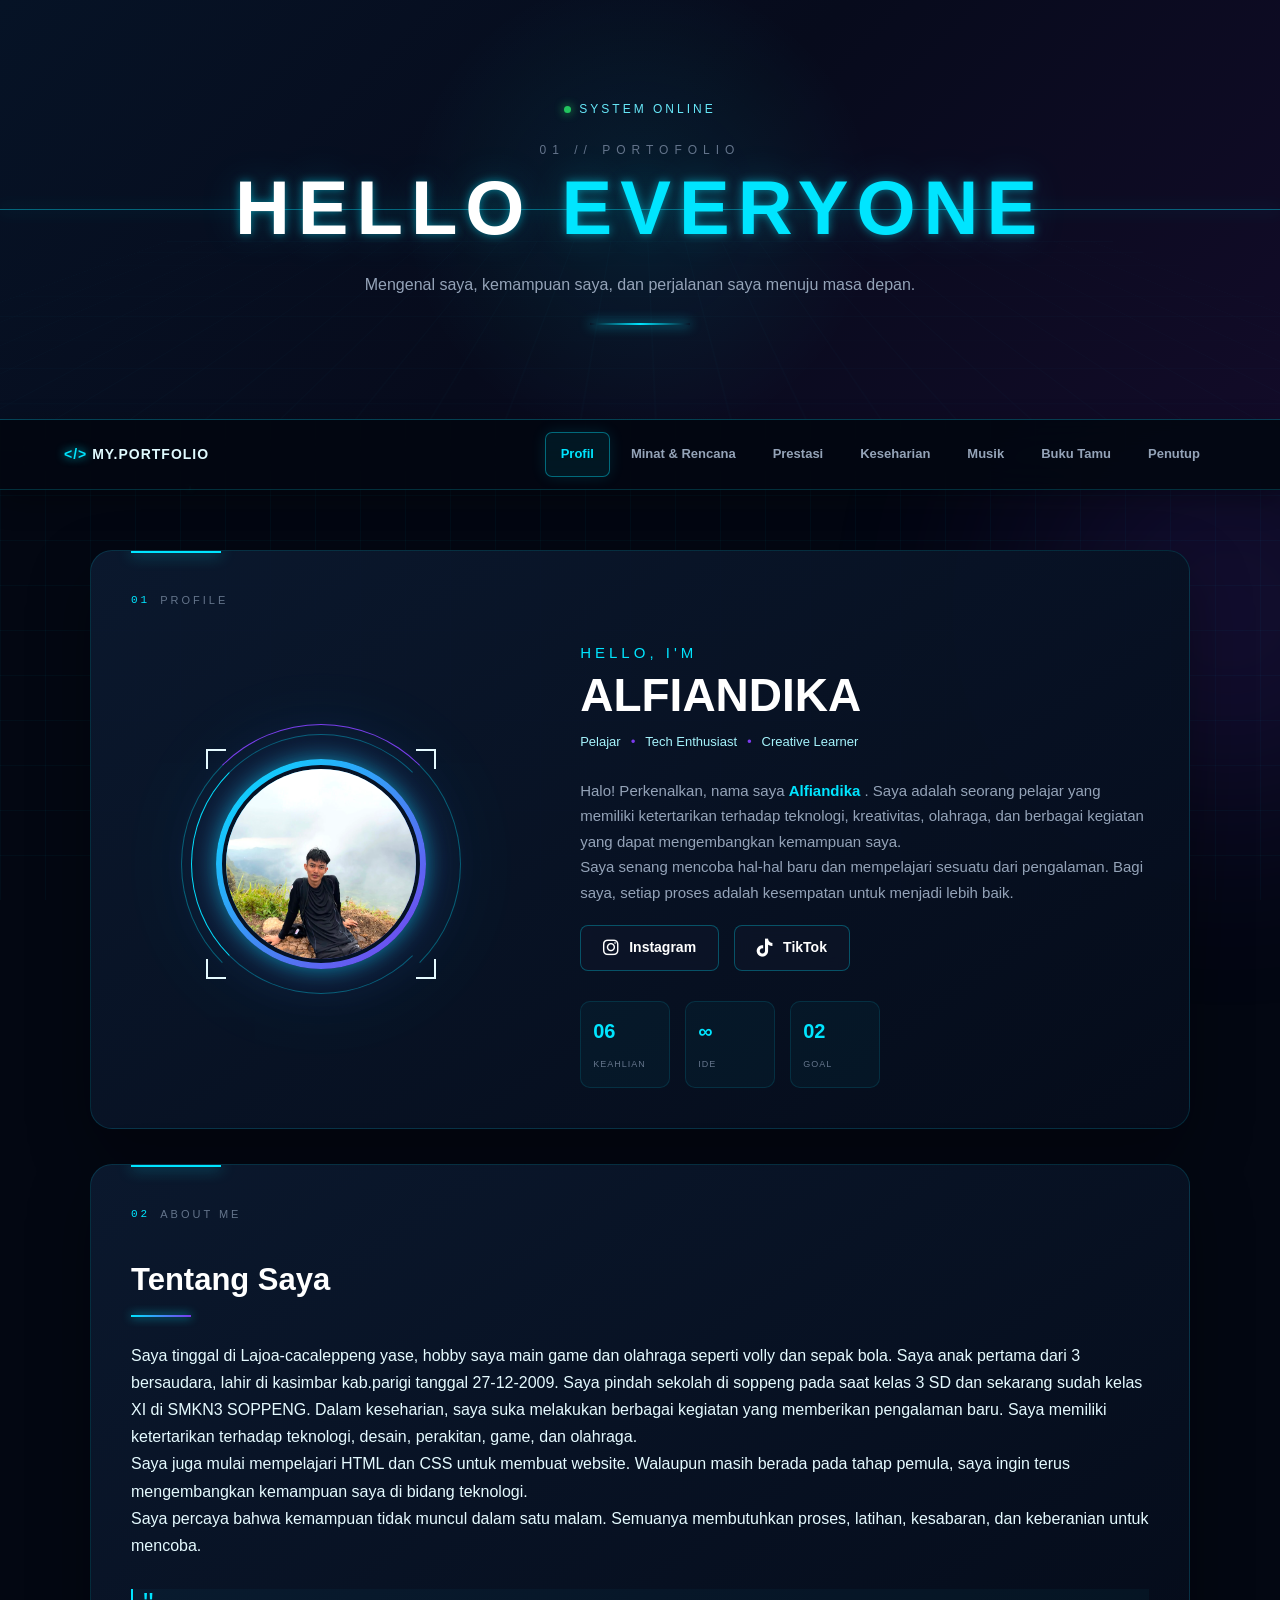
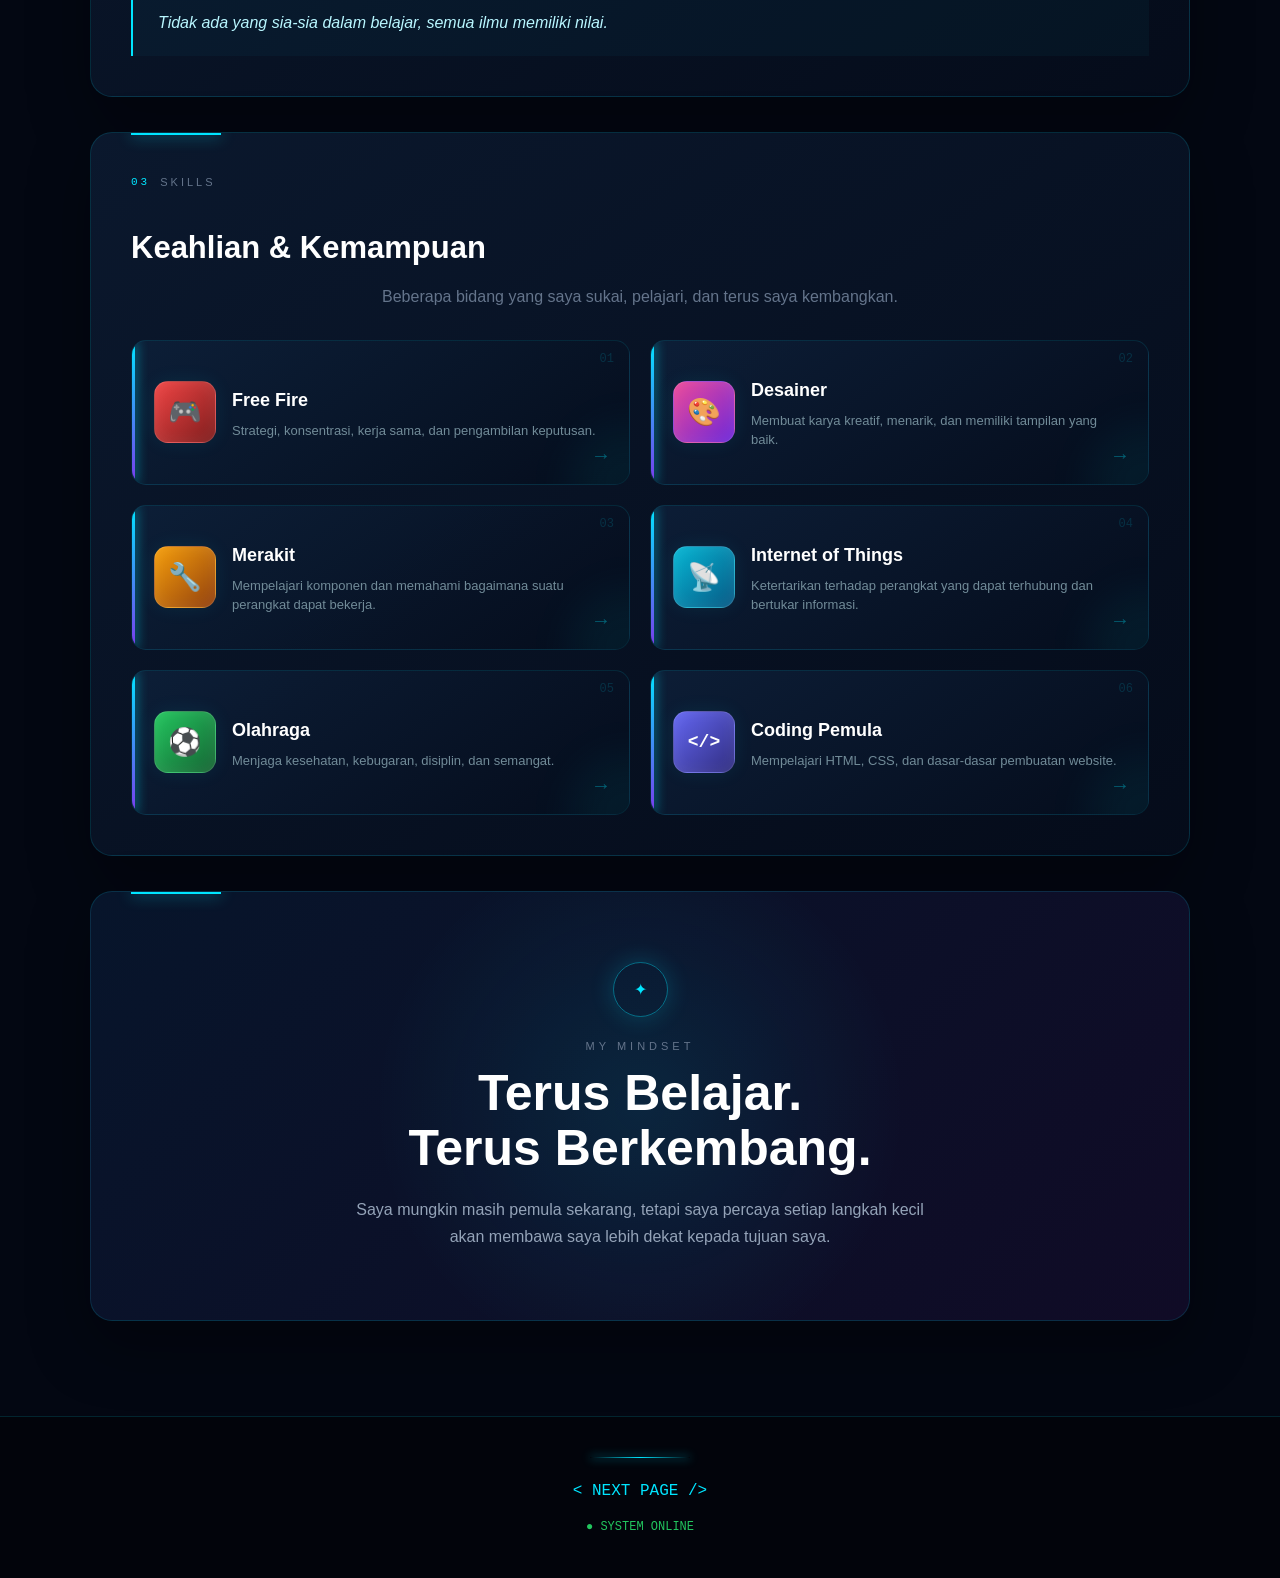
<file: index.html>
<!DOCTYPE html>
<html lang="id">

<head>
    <meta charset="UTF-8">

    <meta name="viewport"
          content="width=device-width, initial-scale=1.0">

    <title>Portofolio | profil kamu </title>
<!-- Font Awesome untuk Icon Sosmed -->
<link rel="stylesheet" href="https://cdnjs.cloudflare.com/ajax/libs/font-awesome/6.5.1/css/all.min.css">
    <link rel="stylesheet" href="css//style.css">
</head>


<body>

    <!-- Efek background -->
    <div class="background-glow glow-one"></div>
    <div class="background-glow glow-two"></div>

    <!-- =====================================
         HEADER
    ====================================== -->

    <header class="hero">

        <div class="hero-grid"></div>

        <div class="hero-content">

            <div class="system-status">
                <span class="status-dot"></span>
                SYSTEM ONLINE
            </div>
        
            <p class="small-title">
                01 // PORTOFOLIO
            </p>

            <h1>
                HELLO
                <span>EVERYONE</span>
            </h1>

            <p class="hero-subtitle">
                Mengenal saya, kemampuan saya,
                dan perjalanan saya menuju masa depan.
            </p>

            <div class="hero-line"></div>

        </div>

    </header>


    <!-- =====================================
         NAVIGASI
    ====================================== -->

    <nav>

        <div class="nav-logo">
            <span>&lt;/&gt;</span>
            MY.PORTFOLIO
        </div>

        <div class="nav-menu">

            <a href="index.html" class="active">
                Profil
            </a>

            <a href="minat.html">
                Minat & Rencana
            </a>

            <a href="prestasi.html">
                Prestasi
            </a>

            <a href="keseharian.html">
                Keseharian
            </a>
            <a href="lagu.html">
    Musik
</a>
            <a href="bukutamu.html">Buku Tamu</a>

            <a href="penutup.html">
                Penutup
            </a>

        </div>

    </nav>


    <!-- =====================================
         MAIN
    ====================================== -->

    <main>


        <!-- =================================
             PROFIL UTAMA
        ================================== -->

        <section class="profile-panel reveal">

            <div class="panel-label">
                <span>01</span>
                PROFILE
            </div>


            <div class="profile-content">


                <!-- FOTO -->

                <div class="profile-visual">

                    <div class="scan-ring ring-one"></div>

                    <div class="scan-ring ring-two"></div>

                    <div class="profile-glow"></div>

                    <div class="profile-frame">

                        <img
                            src="image/profil.jpeg"
                            alt="Foto Profil Saya"
                            class="foto-profil"
                        >

                    </div>

                    <div class="profile-corner corner-one"></div>
                    <div class="profile-corner corner-two"></div>
                    <div class="profile-corner corner-three"></div>
                    <div class="profile-corner corner-four"></div>

                </div>


                <!-- INFORMASI -->

                <div class="profile-info">

                    <p class="hello">
                        HELLO, I'M
                    </p>

                    <h2>
                        ALFIANDIKA
                    </h2>

                    <div class="typing-line">
                        <span>Pelajar</span>
                        <i>•</i>
                        <span>Tech Enthusiast</span>
                        <i>•</i>
                        <span>Creative Learner</span>
                    </div>

                    <p>
                        Halo! Perkenalkan, nama saya
                        <strong> Alfiandika </strong>.
                        Saya adalah seorang pelajar yang memiliki
                        ketertarikan terhadap teknologi, kreativitas,
                        olahraga, dan berbagai kegiatan yang dapat
                        mengembangkan kemampuan saya.
                    </p>

                    <p>
                        Saya senang mencoba hal-hal baru dan
                        mempelajari sesuatu dari pengalaman.
                        Bagi saya, setiap proses adalah kesempatan
                        untuk menjadi lebih baik.
                    </p>

<!-- Link Sosial Media -->
<div class="social-links">
    <a href="https://www.instagram.com/_notdikaazz" target="_blank" rel="noopener noreferrer" class="social-btn instagram">
        <i class="fab fa-instagram"></i> Instagram
    </a>
    <a href="https://www.tiktok.com/@d1koyyyyy" target="_blank" rel="noopener noreferrer" class="social-btn tiktok">
        <i class="fab fa-tiktok"></i> TikTok
    </a>
</div>
                    <div class="profile-stats">

                        <div>
                            <strong>06</strong>
                            <span>KEAHLIAN</span>
                        </div>

                        <div>
                            <strong>∞</strong>
                            <span>IDE</span>
                        </div>

                        <div>
                            <strong>02</strong>
                            <span>GOAL</span>
                        </div>

                    </div>

                </div>

            </div>

        </section>



        <!-- =================================
             TENTANG SAYA
        ================================== -->

        <section class="content-panel reveal">

            <div class="panel-label">
                <span>02</span>
                ABOUT ME
            </div>

            <h2 class="section-title">
                Tentang Saya
            </h2>

            <div class="line-decoration"></div>

            <p>
                Saya tinggal di Lajoa-cacaleppeng yase, hobby saya 
                main game dan olahraga seperti volly dan sepak bola.
                Saya anak pertama dari 3 bersaudara, lahir
                di kasimbar kab.parigi tanggal 27-12-2009. 
                Saya pindah sekolah di soppeng pada saat kelas 3 SD 
                dan sekarang sudah kelas XI di SMKN3 SOPPENG.
                Dalam keseharian, saya suka melakukan berbagai
                kegiatan yang memberikan pengalaman baru.
                Saya memiliki ketertarikan terhadap teknologi,
                desain, perakitan, game, dan olahraga.
            </p>

            <p>
                Saya juga mulai mempelajari HTML dan CSS untuk
                membuat website. Walaupun masih berada pada
                tahap pemula, saya ingin terus mengembangkan
                kemampuan saya di bidang teknologi.
            </p>

            <p>
                Saya percaya bahwa kemampuan tidak muncul
                dalam satu malam. Semuanya membutuhkan proses,
                latihan, kesabaran, dan keberanian untuk mencoba.
            </p>


            <div class="quote-box">

                <div class="quote-icon">
                    "
                </div>

                <p>
                    Tidak ada yang sia-sia dalam belajar, semua ilmu memiliki nilai.
                </p>

            </div>

        </section>



        <!-- =================================
             KEAHLIAN
        ================================== -->

        <section class="content-panel reveal">

            <div class="panel-label">
                <span>03</span>
                SKILLS
            </div>

            <h2 class="section-title">
                Keahlian & Kemampuan
            </h2>

            <p class="section-description">
                Beberapa bidang yang saya sukai,
                pelajari, dan terus saya kembangkan.
            </p>


            <div class="skills-grid">


                <!-- FREE FIRE -->

                <div class="skill-card">

                    <div class="skill-number">
                        01
                    </div>

                    <div class="skill-icon freefire">
                        🎮
                    </div>

                    <div class="skill-info">

                        <h3>
                            Free Fire
                        </h3>

                        <p>
                            Strategi, konsentrasi,
                            kerja sama, dan pengambilan
                            keputusan.
                        </p>

                    </div>

                    <div class="card-arrow">
                        →
                    </div>

                </div>



                <!-- DESAIN -->

                <div class="skill-card">

                    <div class="skill-number">
                        02
                    </div>

                    <div class="skill-icon desain">
                        🎨
                    </div>

                    <div class="skill-info">

                        <h3>
                            Desainer
                        </h3>

                        <p>
                            Membuat karya kreatif,
                            menarik, dan memiliki
                            tampilan yang baik.
                        </p>

                    </div>

                    <div class="card-arrow">
                        →
                    </div>

                </div>



                <!-- MERAKIT -->

                <div class="skill-card">

                    <div class="skill-number">
                        03
                    </div>

                    <div class="skill-icon merakit">
                        🔧
                    </div>

                    <div class="skill-info">

                        <h3>
                            Merakit
                        </h3>

                        <p>
                            Mempelajari komponen dan
                            memahami bagaimana suatu
                            perangkat dapat bekerja.
                        </p>

                    </div>

                    <div class="card-arrow">
                        →
                    </div>

                </div>



                <!-- IOT -->

                <div class="skill-card">

                    <div class="skill-number">
                        04
                    </div>

                    <div class="skill-icon iot">
                        📡
                    </div>

                    <div class="skill-info">

                        <h3>
                            Internet of Things
                        </h3>

                        <p>
                            Ketertarikan terhadap perangkat
                            yang dapat terhubung dan
                            bertukar informasi.
                        </p>

                    </div>

                    <div class="card-arrow">
                        →
                    </div>

                </div>



                <!-- OLAHRAGA -->

                <div class="skill-card">

                    <div class="skill-number">
                        05
                    </div>

                    <div class="skill-icon olahraga">
                        ⚽
                    </div>

                    <div class="skill-info">

                        <h3>
                            Olahraga
                        </h3>

                        <p>
                            Menjaga kesehatan, kebugaran,
                            disiplin, dan semangat.
                        </p>

                    </div>

                    <div class="card-arrow">
                        →
                    </div>

                </div>



                <!-- CODING -->

                <div class="skill-card">

                    <div class="skill-number">
                        06
                    </div>

                    <div class="skill-icon coding">
                        &lt;/&gt;
                    </div>

                    <div class="skill-info">

                        <h3>
                            Coding Pemula
                        </h3>

                        <p>
                            Mempelajari HTML, CSS,
                            dan dasar-dasar pembuatan
                            website.
                        </p>

                    </div>

                    <div class="card-arrow">
                        →
                    </div>

                </div>


            </div>

        </section>



        <!-- =================================
             MOTIVASI
        ================================== -->

        <section class="future-panel reveal">

            <div class="future-content">

                <div class="future-icon">
                    ✦
                </div>

                <p class="future-label">
                    MY MINDSET
                </p>

                <h2>
                    Terus Belajar.
                    <br>
                    Terus Berkembang.
                </h2>

                <p>
                    Saya mungkin masih pemula sekarang,
                    tetapi saya percaya setiap langkah kecil
                    akan membawa saya lebih dekat kepada
                    tujuan saya.
                </p>

            </div>

        </section>


    </main>



    <!-- =====================================
         FOOTER
    ====================================== -->

    <footer>

        <div class="footer-line"></div>

        <p class="footer-logo">
            &lt; NEXT PAGE /&gt;
        </p>

        <p>
            
        </p>

        <p class="footer-status">
            ● SYSTEM ONLINE
        </p>

    </footer>


    <script src="script.js"></script>

</body>

</html>
</file>
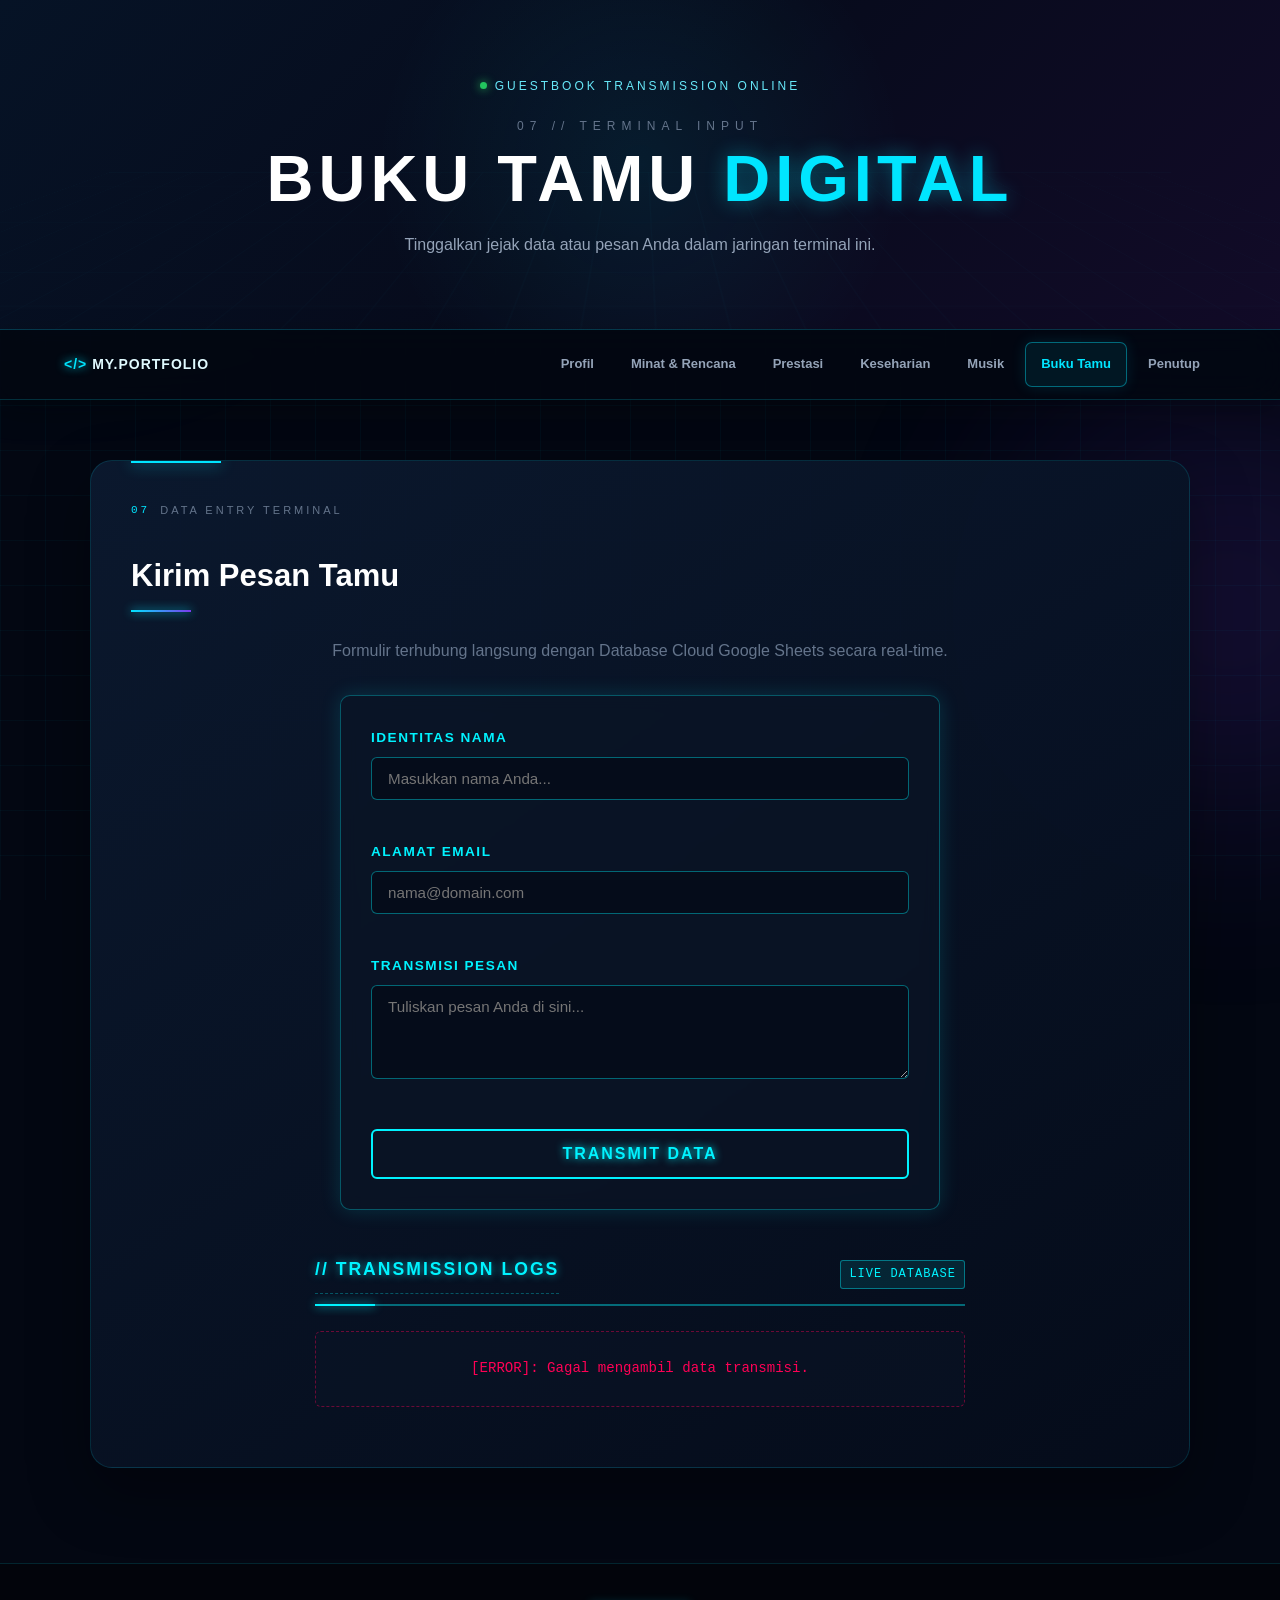
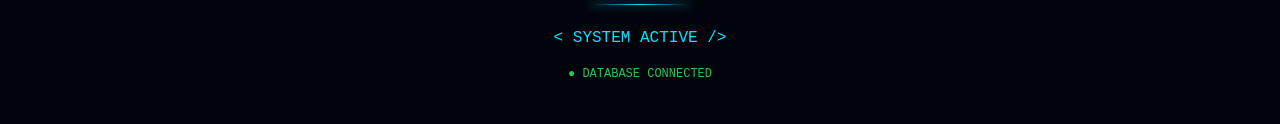
<file: bukutamu.html>
<!DOCTYPE html>
<html lang="id">
<head>
    <meta charset="UTF-8">
    <meta name="viewport" content="width=device-width, initial-scale=1.0">
    <title>Buku Tamu Digital | Cyber System</title>
    <link rel="stylesheet" href="css/style.css">
</head>
<body>

    <div class="background-glow glow-one"></div>
    <div class="background-glow glow-two"></div>

    <header class="page-hero">
        <div class="hero-grid"></div>
        <div class="page-hero-content">
            <div class="system-status">
                <span class="status-dot"></span>
                GUESTBOOK TRANSMISSION ONLINE
            </div>
            <p class="small-title">07 // TERMINAL INPUT</p>
            <h1>BUKU TAMU <span>DIGITAL</span></h1>
            <p>Tinggalkan jejak data atau pesan Anda dalam jaringan terminal ini.</p>
        </div>
    </header>

    <nav>
        <div class="nav-logo">
            <span>&lt;/&gt;</span> MY.PORTFOLIO
        </div>
        <div class="nav-menu">
            <a href="index.html">Profil</a>
            <a href="minat.html">Minat & Rencana</a>
            <a href="prestasi.html">Prestasi</a>
            <a href="keseharian.html">Keseharian</a>
            <a href="lagu.html">Musik</a>
            <a href="bukutamu.html" class="active">Buku Tamu</a>
            <a href="penutup.html">Penutup</a>
        </div>
    </nav>

    <main>
        <section class="content-panel reveal">
            <div class="panel-label">
                <span>07</span> DATA ENTRY TERMINAL
            </div>
            <h2 class="section-title">Kirim Pesan Tamu</h2>
            <div class="line-decoration"></div>
            <p class="section-description">Formulir terhubung langsung dengan Database Cloud Google Sheets secara real-time.</p>

            <form id="cyberGuestbookForm" class="cyber-form">
                <div class="form-group">
                    <label for="nama">IDENTITAS NAMA</label>
                    <input type="text" id="nama" name="nama" placeholder="Masukkan nama Anda..." required>
                </div>

                <div class="form-group">
                    <label for="email">ALAMAT EMAIL</label>
                    <input type="email" id="email" name="email" placeholder="nama@domain.com" required>
                </div>

                <div class="form-group">
                    <label for="pesan">TRANSMISI PESAN</label>
                    <textarea id="pesan" name="pesan" rows="4" placeholder="Tuliskan pesan Anda di sini..." required></textarea>
                </div>

                <button type="submit" id="submitBtn" class="cyber-button">
                    <span>TRANSMIT DATA</span>
                </button>
            </form>
            <!-- DAFTAR PESAN TAMU CYBERPUNK -->
<div class="guestbook-list-container">
    <div class="cyber-subtitle-wrapper">
        <h3 class="cyber-subtitle">// TRANSMISSION LOGS</h3>
        <span class="cyber-badge">LIVE DATABASE</span>
    </div>
    <div id="guestbookMessages" class="messages-list">
        <!-- Pesan dari pengunjung akan dimuat di sini oleh JavaScript -->
    </div>
</div>

            <div id="responseMessage" class="status-message"></div>
        </section>
    </main>

    <footer>
        <div class="footer-line"></div>
        <p class="footer-logo">&lt; SYSTEM ACTIVE /&gt;</p>
        <p class="footer-status">● DATABASE CONNECTED</p>
    </footer>

    <script src="script.js"></script>
    <script src="guestbook.js"></script>
</body>
</html>
</file>
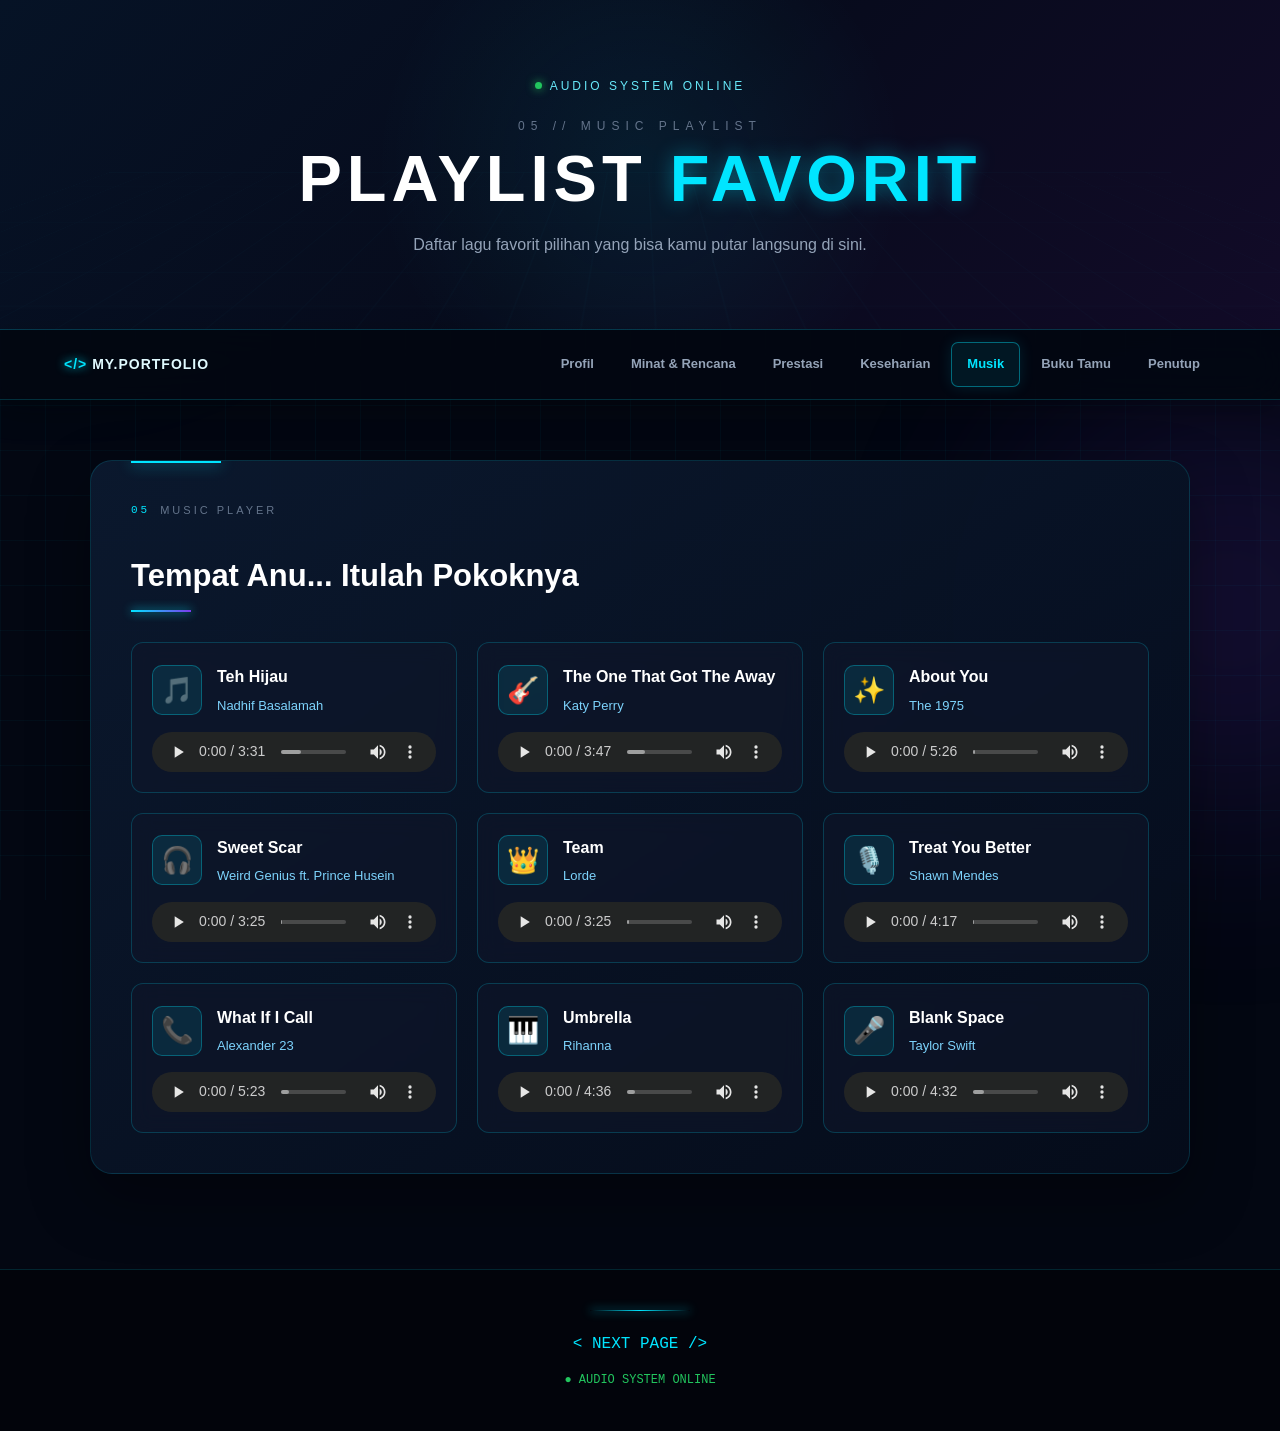
<file: lagu.html>
<!DOCTYPE html>
<html lang="id">

<head>
    <meta charset="UTF-8">
    <meta name="viewport" content="width=device-width, initial-scale=1.0">
    <title>Musik Favorit | Portofolio</title>
    <link rel="stylesheet" href="css/style.css">
    <link rel="stylesheet" href="https://cdnjs.cloudflare.com/ajax/libs/font-awesome/6.5.1/css/all.min.css">
</head>

<body>

    <div class="background-glow glow-one"></div>
    <div class="background-glow glow-two"></div>

    <header class="page-hero">
        <div class="hero-grid"></div>
        <div class="page-hero-content">
            <div class="system-status">
                <span class="status-dot"></span>
                AUDIO SYSTEM ONLINE
            </div>
            <p class="small-title">
                05 // MUSIC PLAYLIST
            </p>
            <h1>
                PLAYLIST
                <span>FAVORIT</span>
            </h1>
            <p>
                Daftar lagu favorit pilihan yang bisa kamu putar langsung di sini.
            </p>
        </div>
    </header>

    <nav>
        <div class="nav-logo">
            <span>&lt;/&gt;</span>
            MY.PORTFOLIO
        </div>
        <div class="nav-menu">
            <a href="index.html">Profil</a>
            <a href="minat.html">Minat & Rencana</a>
            <a href="prestasi.html">Prestasi</a>
            <a href="keseharian.html">Keseharian</a>
            <a href="lagu.html" class="active">Musik</a>
            <a href="bukutamu.html">Buku Tamu</a>
            <a href="penutup.html">Penutup</a>
        </div>
    </nav>

    <main>
        <section class="content-panel reveal">
            <div class="panel-label">
                <span>05</span>
                MUSIC PLAYER
            </div>

            <h2 class="section-title">
                Tempat Anu... Itulah Pokoknya
            </h2>
            <div class="line-decoration"></div>

            <div class="music-grid">

                <!-- 1. Teh Hijau - Nadhif Basalamah -->
                <div class="music-card reveal">
                    <div class="music-info">
                        <div class="music-icon">🎵</div>
                        <div>
                            <h3>Teh Hijau</h3>
                            <p>Nadhif Basalamah</p>
                        </div>
                    </div>
                    <audio controls class="audio-player">
                        <source src="songs/tehhijau.mp3">
                        Browser Anda tidak mendukung pemutar audio.
                    </audio>
                </div>

                <!-- 2. The One That Got The Away - Katy Perry -->
                <div class="music-card reveal">
                    <div class="music-info">
                        <div class="music-icon">🎸</div>
                        <div>
                            <h3>The One That Got The Away</h3>
                            <p>Katy Perry</p>
                        </div>
                    </div>
                    <audio controls class="audio-player">
                        <source src="songs/theone.mp3">
                        Browser Anda tidak mendukung pemutar audio.
                    </audio>
                </div>

                <!-- 3. About You - The 1975 -->
                <div class="music-card reveal">
                    <div class="music-info">
                        <div class="music-icon">✨</div>
                        <div>
                            <h3>About You</h3>
                            <p>The 1975</p>
                        </div>
                    </div>
                    <audio controls class="audio-player">
                        <source src="songs/about.mp3">
                        Browser Anda tidak mendukung pemutar audio.
                    </audio>
                </div>

                <!-- 4. Sweet Scar - Weird Genius ft. Prince Husein -->
                <div class="music-card reveal">
                    <div class="music-info">
                        <div class="music-icon">🎧</div>
                        <div>
                            <h3>Sweet Scar</h3>
                            <p>Weird Genius ft. Prince Husein</p>
                        </div>
                    </div>
                    <audio controls class="audio-player">
                        <source src="songs/sweet.mp3">
                        Browser Anda tidak mendukung pemutar audio.
                    </audio>
                </div>

                <!-- 5. Team - Lorde -->
                <div class="music-card reveal">
                    <div class="music-info">
                        <div class="music-icon">👑</div>
                        <div>
                            <h3>Team</h3>
                            <p>Lorde</p>
                        </div>
                    </div>
                    <audio controls class="audio-player">
                        <source src="songs/team.mp3">
                        Browser Anda tidak mendukung pemutar audio.
                    </audio>
                </div>

                <!-- 6. Treat You Better - Shawn Mendes -->
                <div class="music-card reveal">
                    <div class="music-info">
                        <div class="music-icon">🎙️</div>
                        <div>
                            <h3>Treat You Better</h3>
                            <p>Shawn Mendes</p>
                        </div>
                    </div>
                    <audio controls class="audio-player">
                        <source src="songs/treatyou.mp3">
                        Browser Anda tidak mendukung pemutar audio.
                    </audio>
                </div>

                <!-- 7. What If I Call - Alexander 23 -->
                <div class="music-card reveal">
                    <div class="music-info">
                        <div class="music-icon">📞</div>
                        <div>
                            <h3>What If I Call</h3>
                            <p>Alexander 23</p>
                        </div>
                    </div>
                    <audio controls class="audio-player">
                        <source src="songs/if-i-call.mp3">
                        Browser Anda tidak mendukung pemutar audio.
                    </audio>
                </div>

                <!-- 8. Umbrella - Rihanna -->
                <div class="music-card reveal">
                    <div class="music-info">
                        <div class="music-icon">🎹</div>
                        <div>
                            <h3>Umbrella</h3>
                            <p>Rihanna</p>
                        </div>
                    </div>
                    <audio controls class="audio-player">
                        <source src="songs/umbrella.mp3">
                        Browser Anda tidak mendukung pemutar audio.
                    </audio>
                </div>

                <!-- 9. Blank Space - Taylor Swift -->
                <div class="music-card reveal">
                    <div class="music-info">
                        <div class="music-icon">🎤</div>
                        <div>
                            <h3>Blank Space</h3>
                            <p>Taylor Swift</p>
                        </div>
                    </div>
                    <audio controls class="audio-player">
                        <source src="songs/blank.mp3">
                        Browser Anda tidak mendukung pemutar audio.
                    </audio>
                </div>

            </div>
        </section>
    </main>

    <footer>
        <div class="footer-line"></div>
        <p class="footer-logo">&lt; NEXT PAGE /&gt;</p>
        <p class="footer-status">● AUDIO SYSTEM ONLINE</p>
    </footer>

    <script src="script.js"></script>
</body>

</html>
</file>
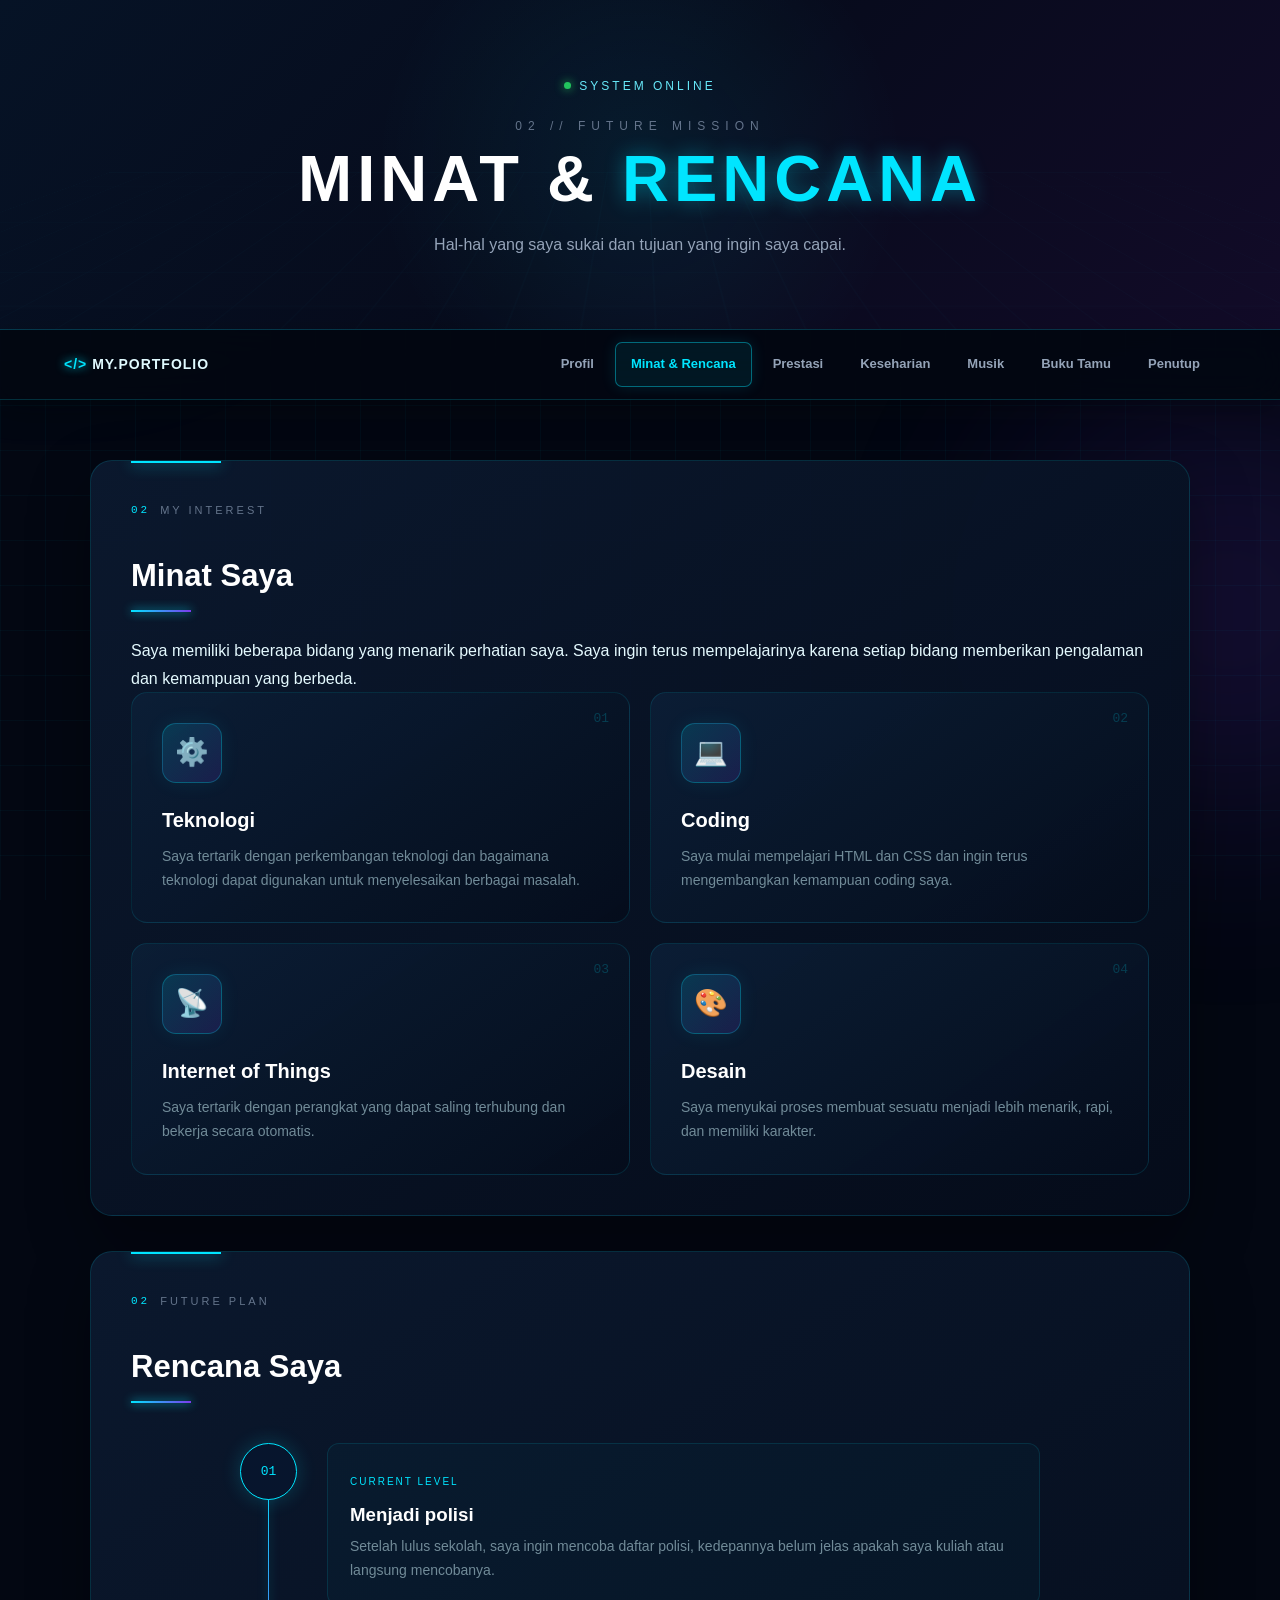
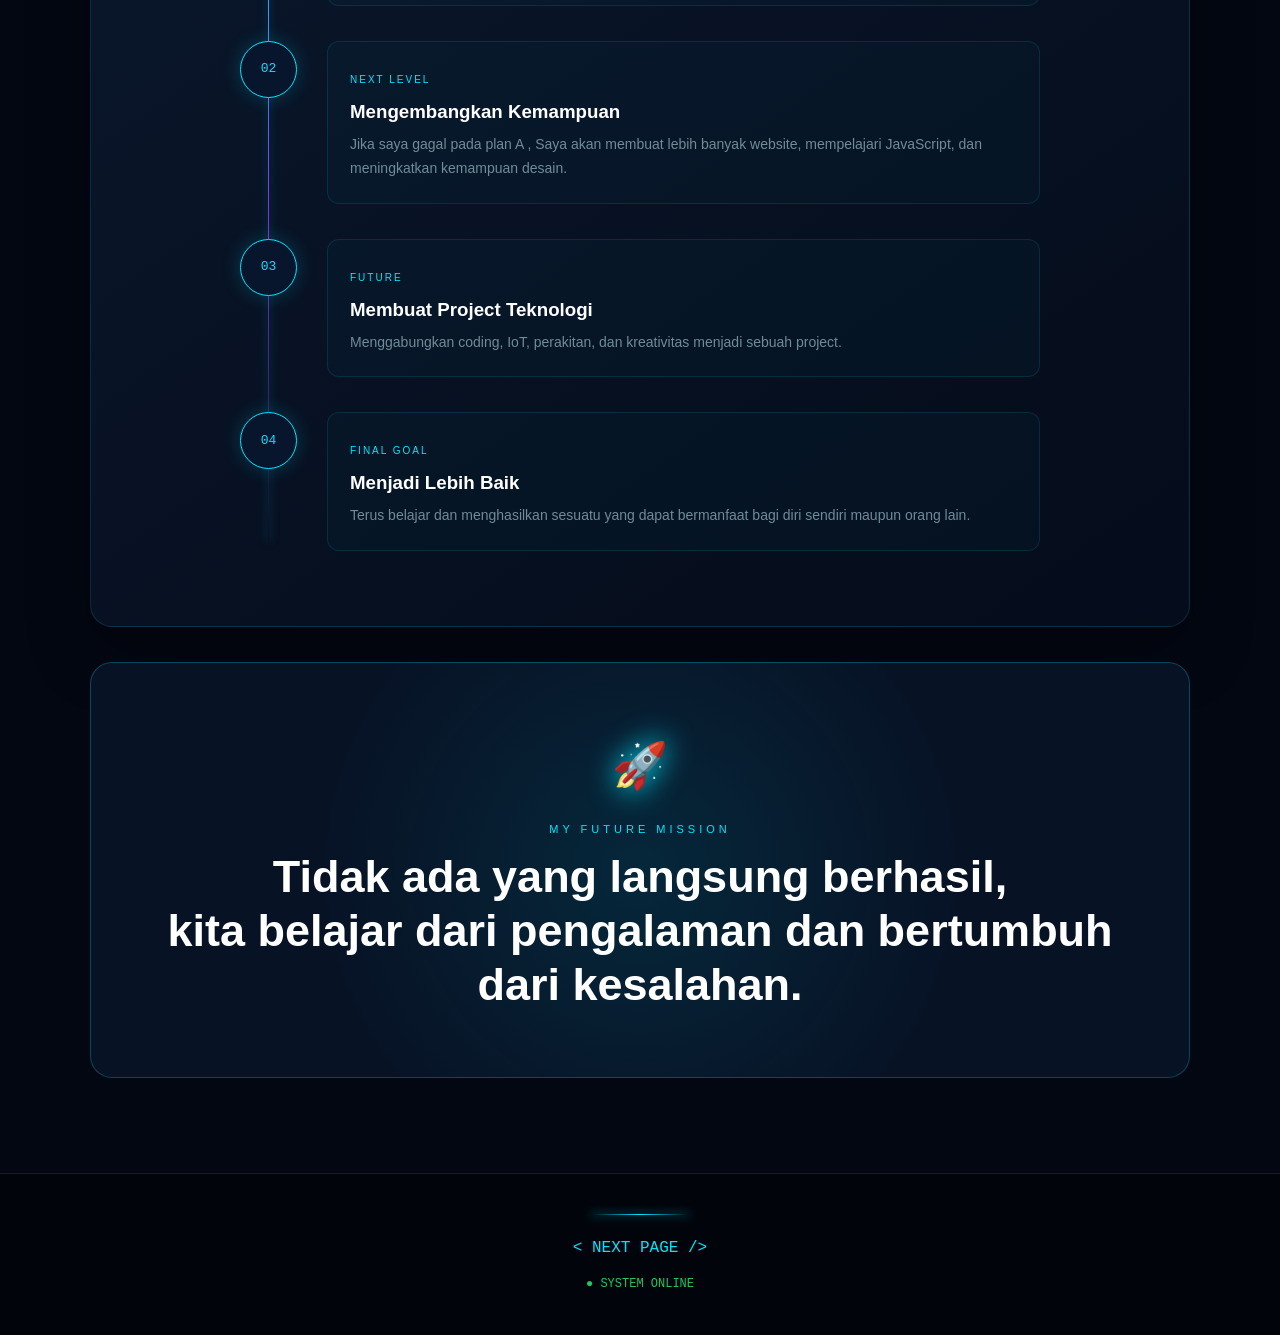
<file: minat.html>
<!DOCTYPE html>
<html lang="id">

<head>

    <meta charset="UTF-8">

    <meta name="viewport"
          content="width=device-width, initial-scale=1.0">

    <title>Minat & Rencana | Portofolio</title>

    <link rel="stylesheet" href="css/style.css">

</head>


<body>

    <div class="background-glow glow-one"></div>
    <div class="background-glow glow-two"></div>


    <!-- HEADER -->

    <header class="page-hero">

        <div class="hero-grid"></div>

        <div class="page-hero-content">

            <div class="system-status">
                <span class="status-dot"></span>
                SYSTEM ONLINE
            </div>

            <p class="small-title">
                02 // FUTURE MISSION
            </p>

            <h1>
                MINAT &
                <span>RENCANA</span>
            </h1>

            <p>
                Hal-hal yang saya sukai dan
                tujuan yang ingin saya capai.
            </p>

        </div>

    </header>


    <!-- NAVIGASI -->

    <nav>

        <div class="nav-logo">
            <span>&lt;/&gt;</span>
            MY.PORTFOLIO
        </div>

        <div class="nav-menu">

            <a href="index.html">
                Profil
            </a>

            <a href="minat.html" class="active">
                Minat & Rencana
            </a>

            <a href="prestasi.html">
                Prestasi
            </a>

            <a href="keseharian.html">
                Keseharian
            </a>
            <a href="lagu.html">
    Musik
</a>
            <a href="bukutamu.html">Buku Tamu</a>

            <a href="penutup.html">
                Penutup
            </a>

        </div>

    </nav>


    <main>


        <!-- MINAT -->

        <section class="content-panel reveal">

            <div class="panel-label">
                <span>02</span>
                MY INTEREST
            </div>

            <h2 class="section-title">
                Minat Saya
            </h2>

            <div class="line-decoration"></div>

            <p>
                Saya memiliki beberapa bidang yang menarik
                perhatian saya. Saya ingin terus mempelajarinya
                karena setiap bidang memberikan pengalaman
                dan kemampuan yang berbeda.
            </p>


            <div class="interest-grid">


                <div class="interest-card reveal">

                    <span class="interest-number">
                        01
                    </span>

                    <div class="interest-icon">
                        ⚙️
                    </div>

                    <h3>
                        Teknologi
                    </h3>

                    <p>
                        Saya tertarik dengan perkembangan
                        teknologi dan bagaimana teknologi
                        dapat digunakan untuk menyelesaikan
                        berbagai masalah.
                    </p>

                </div>


                <div class="interest-card reveal">

                    <span class="interest-number">
                        02
                    </span>

                    <div class="interest-icon">
                        💻
                    </div>

                    <h3>
                        Coding
                    </h3>

                    <p>
                        Saya mulai mempelajari HTML dan CSS
                        dan ingin terus mengembangkan
                        kemampuan coding saya.
                    </p>

                </div>


                <div class="interest-card reveal">

                    <span class="interest-number">
                        03
                    </span>

                    <div class="interest-icon">
                        📡
                    </div>

                    <h3>
                        Internet of Things
                    </h3>

                    <p>
                        Saya tertarik dengan perangkat
                        yang dapat saling terhubung dan
                        bekerja secara otomatis.
                    </p>

                </div>


                <div class="interest-card reveal">

                    <span class="interest-number">
                        04
                    </span>

                    <div class="interest-icon">
                        🎨
                    </div>

                    <h3>
                        Desain
                    </h3>

                    <p>
                        Saya menyukai proses membuat
                        sesuatu menjadi lebih menarik,
                        rapi, dan memiliki karakter.
                    </p>

                </div>

            </div>

        </section>


        <!-- RENCANA -->

        <section class="content-panel reveal">

            <div class="panel-label">
                <span>02</span>
                FUTURE PLAN
            </div>

            <h2 class="section-title">
                Rencana Saya
            </h2>

            <div class="line-decoration"></div>


            <div class="timeline">


                <div class="timeline-item reveal">

                    <div class="timeline-point">
                        01
                    </div>

                    <div class="timeline-content">

                        <span>
                            CURRENT LEVEL
                        </span>

                        <h3>
                            Menjadi polisi
                        </h3>

                        <p>
                            Setelah lulus sekolah, saya ingin mencoba daftar polisi, kedepannya
                             belum jelas apakah saya kuliah atau langsung mencobanya.
                        </p>

                    </div>

                </div>


                <div class="timeline-item reveal">

                    <div class="timeline-point">
                        02
                    </div>

                    <div class="timeline-content">

                        <span>
                            NEXT LEVEL
                        </span>

                        <h3>
                            Mengembangkan Kemampuan
                        </h3>

                        <p>
                            Jika saya gagal pada plan A , Saya akan membuat lebih banyak website,
                            mempelajari JavaScript, dan
                            meningkatkan kemampuan desain.
                        </p>

                    </div>

                </div>


                <div class="timeline-item reveal">

                    <div class="timeline-point">
                        03
                    </div>

                    <div class="timeline-content">

                        <span>
                            FUTURE
                        </span>

                        <h3>
                            Membuat Project Teknologi
                        </h3>

                        <p>
                            Menggabungkan coding, IoT,
                            perakitan, dan kreativitas
                            menjadi sebuah project.
                        </p>

                    </div>

                </div>


                <div class="timeline-item reveal">

                    <div class="timeline-point">
                        04
                    </div>

                    <div class="timeline-content">

                        <span>
                            FINAL GOAL
                        </span>

                        <h3>
                            Menjadi Lebih Baik
                        </h3>

                        <p>
                            Terus belajar dan menghasilkan
                            sesuatu yang dapat bermanfaat
                            bagi diri sendiri maupun orang lain.
                        </p>

                    </div>

                </div>


            </div>

        </section>


        <!-- TARGET -->

        <section class="mission-panel reveal">

            <div class="mission-icon">
                🚀
            </div>

            <p>
                MY FUTURE MISSION
            </p>

            <h2>
                Tidak ada yang langsung berhasil,
                <br>
                kita belajar dari pengalaman dan bertumbuh dari kesalahan.
            </h2>

        </section>


    </main>


    <footer>

        <div class="footer-line"></div>

        <p class="footer-logo">
            &lt; NEXT PAGE /&gt;
        </p>

        <p>
        
        </p>

        <p class="footer-status">
            ● SYSTEM ONLINE
        </p>

    </footer>


    <script src="script.js"></script>

</body>

</html>
</file>
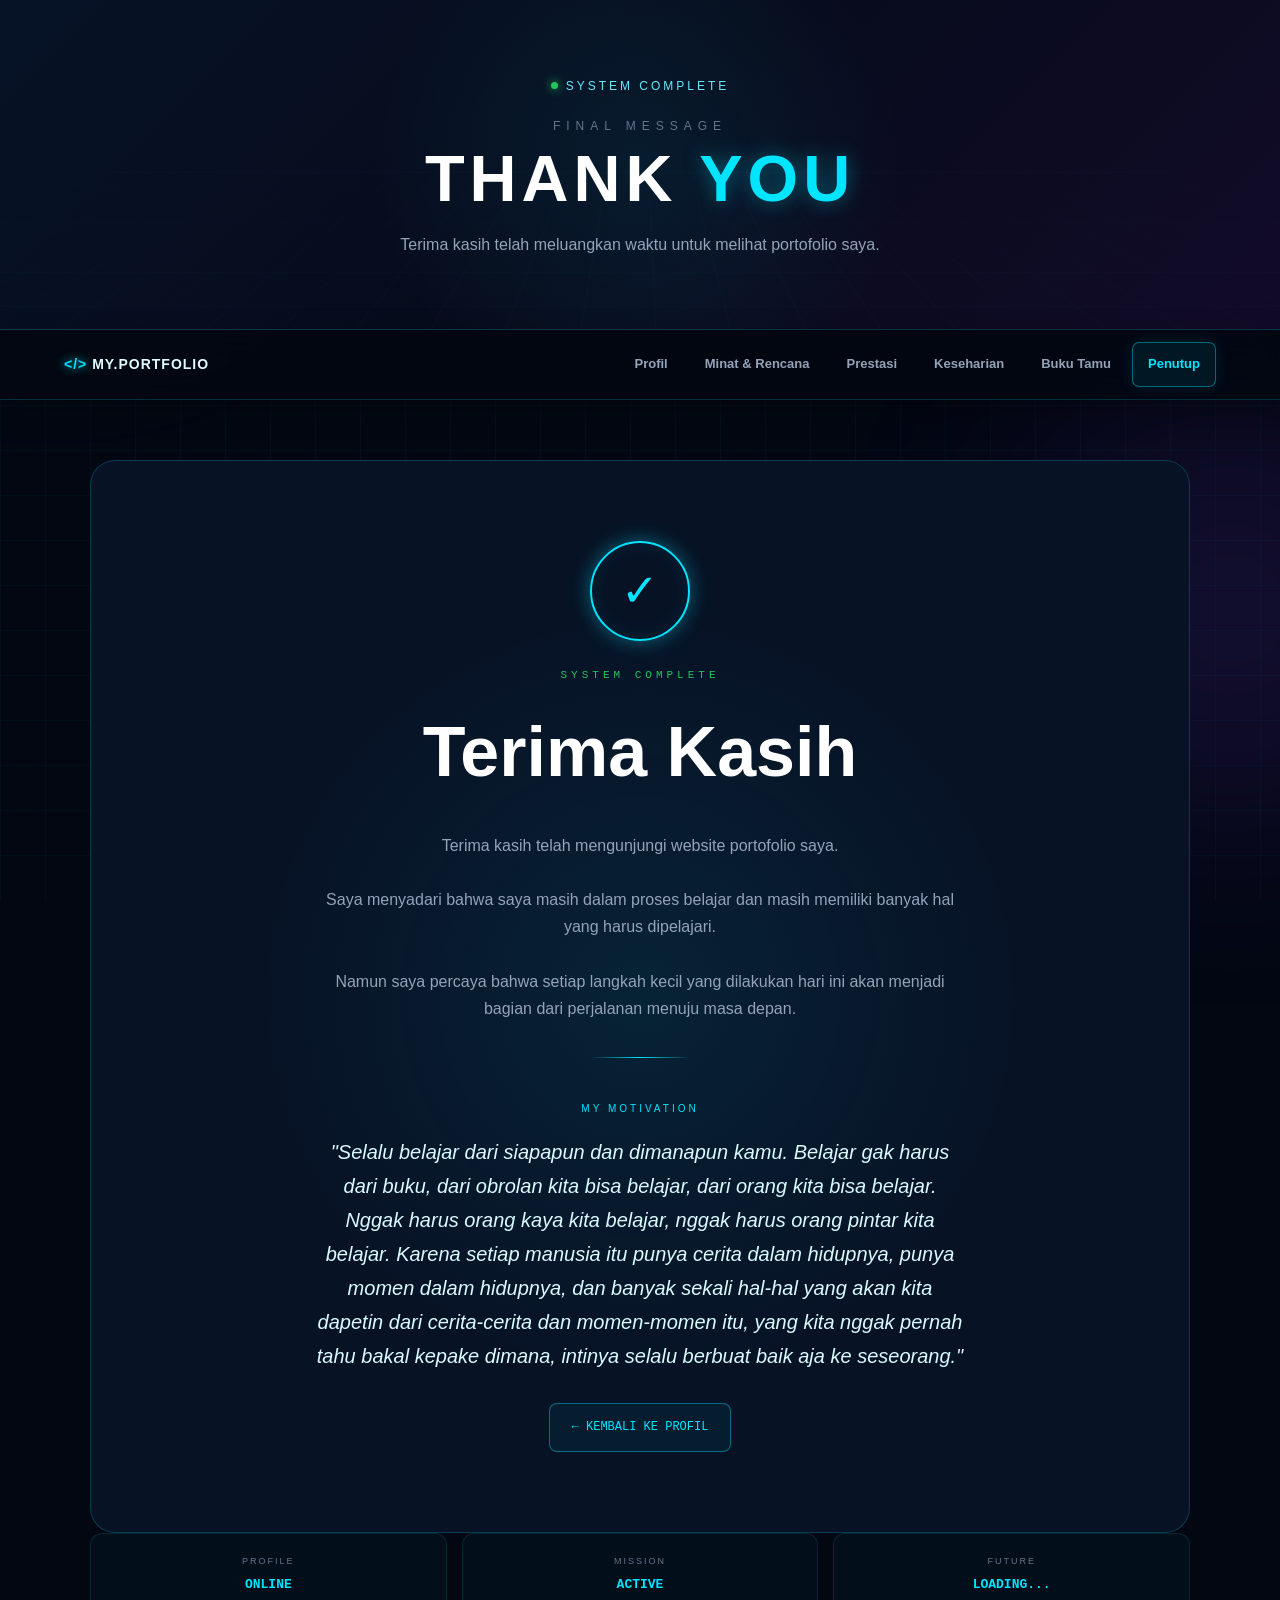
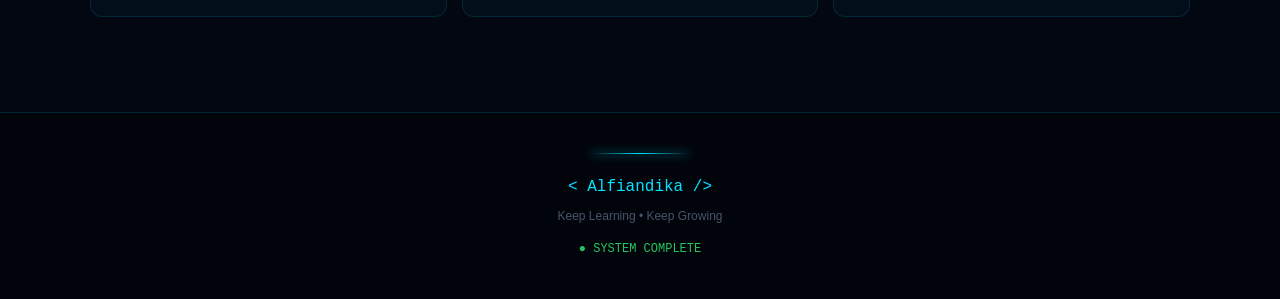
<file: penutup.html>
<!DOCTYPE html>
<html lang="id">

<head>

    <meta charset="UTF-8">

    <meta name="viewport"
          content="width=device-width, initial-scale=1.0">

    <title>Penutup | Portofolio</title>

    <link rel="stylesheet" href="css/style.css">

</head>


<body class="ending-page">

    <div class="background-glow glow-one"></div>
    <div class="background-glow glow-two"></div>


    <header class="page-hero ending-hero">

        <div class="hero-grid"></div>

        <div class="page-hero-content">

            <div class="system-status">

                <span class="status-dot"></span>

                SYSTEM COMPLETE

            </div>

            <p class="small-title">
                 FINAL MESSAGE
            </p>

            <h1>
                THANK
                <span>YOU</span>
            </h1>

            <p>
                Terima kasih telah meluangkan waktu
                untuk melihat portofolio saya.
            </p>

        </div>

    </header>


    <nav>

        <div class="nav-logo">
            <span>&lt;/&gt;</span>
            MY.PORTFOLIO
        </div>

        <div class="nav-menu">

            <a href="index.html">
                Profil
            </a>

            <a href="minat.html">
                Minat & Rencana
            </a>

            <a href="prestasi.html">
                Prestasi
            </a>

            <a href="keseharian.html">
                Keseharian
            </a>
            <a href="bukutamu.html">Buku Tamu</a>

            <a href="penutup.html" class="active">
                Penutup
            </a>

        </div>

    </nav>


    <main>


        <section class="final-panel reveal">

            <div class="final-system">

                <div class="final-circle">

                    <span>
                        ✓
                    </span>

                </div>


                <p class="system-complete">
                    SYSTEM COMPLETE
                </p>


                <h2>
                    Terima Kasih
                </h2>


                <p class="final-text">

                    Terima kasih telah mengunjungi
                    website portofolio saya.

                    <br><br>

                    Saya menyadari bahwa saya masih
                    dalam proses belajar dan masih
                    memiliki banyak hal yang harus
                    dipelajari.

                    <br><br>

                    Namun saya percaya bahwa setiap
                    langkah kecil yang dilakukan hari ini
                    akan menjadi bagian dari perjalanan
                    menuju masa depan.

                </p>


                <div class="final-divider"></div>


                <div class="motivation">

                    <span>
                        MY MOTIVATION
                    </span>

                    <blockquote>

                        "Selalu belajar dari siapapun dan dimanapun kamu.
                         Belajar gak harus dari buku, dari obrolan kita bisa belajar,
                          dari orang kita bisa belajar. Nggak harus orang kaya kita belajar, 
                          nggak harus orang pintar kita belajar. Karena setiap manusia itu punya
                        cerita dalam hidupnya, punya momen dalam hidupnya, dan banyak sekali hal-hal
                         yang akan kita dapetin dari cerita-cerita dan momen-momen itu,
                         yang kita nggak pernah tahu bakal kepake dimana, intinya selalu berbuat baik aja ke seseorang."

                    </blockquote>

                </div>


                <a
                    href="index.html"
                    class="back-button"
                >
                    ← KEMBALI KE PROFIL
                </a>

            </div>

        </section>


        <section class="final-status reveal">

            <div>
                <span>PROFILE</span>
                <strong>ONLINE</strong>
            </div>

            <div>
                <span>MISSION</span>
                <strong>ACTIVE</strong>
            </div>

            <div>
                <span>FUTURE</span>
                <strong>LOADING...</strong>
            </div>

        </section>


    </main>


    <footer>

        <div class="footer-line"></div>

        <p class="footer-logo">
            &lt; Alfiandika /&gt;
        </p>

        <p>
            Keep Learning • Keep Growing
        </p>

        <p class="footer-status">
            ● SYSTEM COMPLETE
        </p>

    </footer>


    <script src="script.js"></script>

</body>

</html>
</file>
<file: css/style.css>
/* =====================================================
   CYBER FUTURE PORTFOLIO
===================================================== */

* {
    margin: 0;
    padding: 0;
    box-sizing: border-box;
}


html {
    scroll-behavior: smooth;
}


body {

    font-family:
        "Segoe UI",
        Arial,
        sans-serif;

    background: #030712;

    color: #e5faff;

    line-height: 1.7;

    overflow-x: hidden;

}


/* =====================================================
   BACKGROUND GRID
===================================================== */

body::before {

    content: "";

    position: fixed;

    inset: 0;

    z-index: -5;

    background-image:

        linear-gradient(
            rgba(0, 229, 255, 0.035) 1px,
            transparent 1px
        ),

        linear-gradient(
            90deg,
            rgba(0, 229, 255, 0.035) 1px,
            transparent 1px
        );

    background-size: 45px 45px;

}


/* =====================================================
   BACKGROUND GLOW
===================================================== */

.background-glow {

    position: fixed;

    width: 400px;

    height: 400px;

    border-radius: 50%;

    filter: blur(120px);

    pointer-events: none;

    z-index: -4;

    opacity: 0.16;

}


.glow-one {

    background: #00e5ff;

    top: -150px;

    left: -150px;

}


.glow-two {

    background: #7c3aed;

    right: -150px;

    bottom: 10%;

}


/* =====================================================
   HEADER
===================================================== */

.hero {

    min-height: 420px;

    position: relative;

    display: flex;

    align-items: center;

    justify-content: center;

    text-align: center;

    overflow: hidden;

    background:

        radial-gradient(
            circle at center,
            rgba(0, 229, 255, 0.09),
            transparent 35%
        ),

        linear-gradient(
            135deg,
            #061326,
            #070b1c,
            #120b28
        );

    border-bottom:
        1px solid
        rgba(0, 229, 255, 0.25);

}


/* garis scan */

.hero::after {

    content: "";

    position: absolute;

    width: 100%;

    height: 1px;

    background: #00e5ff;

    box-shadow:
        0 0 15px #00e5ff;

    opacity: 0.4;

    animation: scan 5s linear infinite;

}


@keyframes scan {

    0% {
        top: 20%;
    }

    50% {
        top: 80%;
    }

    100% {
        top: 20%;
    }

}


.hero-grid {

    position: absolute;

    inset: 0;

    background-image:

        linear-gradient(
            rgba(0, 229, 255, 0.04) 1px,
            transparent 1px
        ),

        linear-gradient(
            90deg,
            rgba(0, 229, 255, 0.04) 1px,
            transparent 1px
        );

    background-size: 50px 50px;

    transform:
        perspective(500px)
        rotateX(55deg)
        scale(1.5);

    transform-origin: center bottom;

    opacity: 0.35;

}


.hero-content {

    position: relative;

    z-index: 2;

}


.system-status {

    display: inline-flex;

    align-items: center;

    gap: 8px;

    color: #67e8f9;

    font-size: 12px;

    letter-spacing: 3px;

    margin-bottom: 20px;

}


.status-dot {

    width: 7px;

    height: 7px;

    background: #22c55e;

    border-radius: 50%;

    box-shadow:
        0 0 10px #22c55e;

    animation: pulse 1.5s infinite;

}


@keyframes pulse {

    0%,
    100% {
        opacity: 1;
        transform: scale(1);
    }

    50% {
        opacity: 0.5;
        transform: scale(1.5);
    }

}


.small-title {

    color: #64748b;

    font-size: 12px;

    letter-spacing: 6px;

    margin-bottom: 10px;

}


.hero h1 {

    font-size: clamp(40px, 8vw, 76px);

    line-height: 1;

    letter-spacing: 8px;

    color: white;

    text-shadow:

        0 0 10px rgba(0, 229, 255, 0.5),

        0 0 40px rgba(0, 229, 255, 0.2);

}


.hero h1 span {

    color: #00e5ff;

}


.hero-subtitle {

    max-width: 600px;

    margin: 25px auto;

    color: #94a3b8;

    font-size: 16px;

}


.hero-line {

    width: 100px;

    height: 2px;

    margin: auto;

    background:
        linear-gradient(
            90deg,
            transparent,
            #00e5ff,
            transparent
        );

    box-shadow:
        0 0 12px #00e5ff;

}


/* =====================================================
   NAVIGATION
===================================================== */

nav {

    position: sticky;

    top: 0;

    z-index: 1000;

    min-height: 70px;

    display: flex;

    justify-content: space-between;

    align-items: center;

    gap: 20px;

    padding: 12px 5%;

    background:
        rgba(3, 7, 18, 0.88);

    backdrop-filter: blur(18px);

    border-bottom:
        1px solid
        rgba(0, 229, 255, 0.18);

    box-shadow:
        0 10px 30px rgba(0, 0, 0, 0.3);

}


.nav-logo {

    color: #e0faff;

    font-size: 14px;

    font-weight: bold;

    letter-spacing: 1px;

    white-space: nowrap;

}


.nav-logo span {

    color: #00e5ff;

    text-shadow:
        0 0 10px #00e5ff;

}


.nav-menu {

    display: flex;

    align-items: center;

    justify-content: center;

    flex-wrap: wrap;

    gap: 5px;

}


.nav-menu a {

    position: relative;

    padding: 10px 15px;

    color: #94a3b8;

    text-decoration: none;

    font-size: 13px;

    font-weight: 600;

    border: 1px solid transparent;

    border-radius: 7px;

    transition: 0.3s;

}


.nav-menu a:hover {

    color: #00e5ff;

    background:
        rgba(0, 229, 255, 0.06);

    border-color:
        rgba(0, 229, 255, 0.25);

    box-shadow:
        0 0 15px
        rgba(0, 229, 255, 0.08);

}


.nav-menu a.active {

    color: #00e5ff;

    background:
        rgba(0, 229, 255, 0.08);

    border-color:
        rgba(0, 229, 255, 0.4);

    box-shadow:
        0 0 15px
        rgba(0, 229, 255, 0.12);

}


/* =====================================================
   MAIN
===================================================== */

main {

    width: min(1100px, 92%);

    margin: auto;

    padding: 60px 0;

}


/* =====================================================
   PANELS
===================================================== */

.profile-panel,
.content-panel,
.future-panel {

    position: relative;

    background:

        linear-gradient(
            145deg,
            rgba(11, 25, 47, 0.96),
            rgba(5, 12, 27, 0.96)
        );

    border:
        1px solid
        rgba(0, 229, 255, 0.14);

    border-radius: 22px;

    padding: 40px;

    margin-bottom: 35px;

    overflow: hidden;

    box-shadow:
        0 25px 60px rgba(0, 0, 0, 0.35);

}


/* garis atas */

.profile-panel::before,
.content-panel::before,
.future-panel::before {

    content: "";

    position: absolute;

    top: 0;

    left: 40px;

    width: 90px;

    height: 2px;

    background: #00e5ff;

    box-shadow:
        0 0 15px #00e5ff;

}


/* =====================================================
   PANEL LABEL
===================================================== */

.panel-label {

    display: flex;

    align-items: center;

    gap: 10px;

    color: #64748b;

    font-size: 11px;

    letter-spacing: 3px;

    margin-bottom: 30px;

}


.panel-label span {

    color: #00e5ff;

    font-family: monospace;

}


/* =====================================================
   PROFILE
===================================================== */

.profile-content {

    display: grid;

    grid-template-columns:
        0.8fr 1.2fr;

    align-items: center;

    gap: 70px;

}


/* =====================================================
   PROFILE VISUAL
===================================================== */

.profile-visual {

    position: relative;

    width: 280px;

    height: 280px;

    margin: auto;

    transition:
        transform 0.2s ease-out;

}


/* foto */

.profile-frame {

    position: absolute;

    inset: 35px;

    z-index: 5;

    padding: 6px;

    border-radius: 50%;

    background:
        linear-gradient(
            135deg,
            #00e5ff,
            #7c3aed
        );

    box-shadow:

        0 0 20px
        rgba(0, 229, 255, 0.5),

        0 0 60px
        rgba(124, 58, 237, 0.2);

}


.foto-profil {

    width: 100%;

    height: 100%;

    display: block;

    object-fit: cover;

    border-radius: 50%;

    border:
        4px solid
        #061326;

}


/* glow belakang */

.profile-glow {

    position: absolute;

    inset: 30px;

    border-radius: 50%;

    background:
        #00e5ff;

    filter: blur(50px);

    opacity: 0.12;

}


/* ring */

.scan-ring {

    position: absolute;

    border-radius: 50%;

    border: 1px solid
        rgba(0, 229, 255, 0.35);

}


.ring-one {

    inset: 10px;

    border-left-color:
        #00e5ff;

    border-right-color:
        transparent;

    animation:
        rotate 8s linear infinite;

}


.ring-two {

    inset: 0;

    border-top-color:
        #7c3aed;

    border-bottom-color:
        transparent;

    animation:
        rotate-reverse 12s linear infinite;

}


@keyframes rotate {

    from {
        transform: rotate(0deg);
    }

    to {
        transform: rotate(360deg);
    }

}


@keyframes rotate-reverse {

    from {
        transform: rotate(360deg);
    }

    to {
        transform: rotate(0deg);
    }

}


/* =====================================================
   CORNER
===================================================== */

.profile-corner {

    position: absolute;

    width: 20px;

    height: 20px;

    border-color: #00e5ff;

    z-index: 10;

}


.corner-one {

    top: 25px;
    left: 25px;

    border-top: 2px solid;
    border-left: 2px solid;

}


.corner-two {

    top: 25px;
    right: 25px;

    border-top: 2px solid;
    border-right: 2px solid;

}


.corner-three {

    bottom: 25px;
    left: 25px;

    border-bottom: 2px solid;
    border-left: 2px solid;

}


.corner-four {

    bottom: 25px;
    right: 25px;

    border-bottom: 2px solid;
    border-right: 2px solid;

}


/* =====================================================
   PROFILE INFO
===================================================== */

.hello {

    color: #00e5ff !important;

    font-size: 12px;

    letter-spacing: 4px;

    margin-bottom: 5px !important;

}


.profile-info h2 {

    font-size: 46px;

    color: white;

    line-height: 1.1;

    margin-bottom: 10px;

}


.typing-line {

    display: flex;

    gap: 10px;

    flex-wrap: wrap;

    color: #a5f3fc;

    font-size: 13px;

    margin-bottom: 25px;

}


.typing-line i {

    color: #7c3aed;

}


.profile-info > p {

    color: #94a3b8;

    font-size: 15px;

}


.profile-info strong {

    color: #00e5ff;

}


/* =====================================================
   PROFILE STATS
===================================================== */

.profile-stats {

    display: flex;

    gap: 15px;

    margin-top: 30px;

}


.profile-stats div {

    min-width: 90px;

    padding: 12px;

    background:
        rgba(0, 229, 255, 0.04);

    border:
        1px solid
        rgba(0, 229, 255, 0.12);

    border-radius: 10px;

}


.profile-stats strong {

    display: block;

    color: #00e5ff;

    font-size: 20px;

}


.profile-stats span {

    color: #64748b;

    font-size: 9px;

    letter-spacing: 1px;

}


/* =====================================================
   SECTION TITLE
===================================================== */

.section-title {

    color: white;

    font-size: 31px;

    margin-bottom: 8px;

}


.line-decoration {

    width: 60px;

    height: 2px;

    background:
        linear-gradient(
            90deg,
            #00e5ff,
            #7c3aed
        );

    box-shadow:
        0 0 10px #00e5ff;

    margin-bottom: 25px;

}


.section-description {

    text-align: center;

    color: #64748b !important;

    margin-bottom: 30px;

}


/* =====================================================
   QUOTE
===================================================== */

.quote-box {

    position: relative;

    margin-top: 30px;

    padding: 20px 25px;

    border-left:
        2px solid #00e5ff;

    background:
        rgba(0, 229, 255, 0.035);

}


.quote-icon {

    position: absolute;

    top: -12px;

    left: 10px;

    color: #00e5ff;

    font-size: 30px;

}


.quote-box p {

    color: #b8f6ff;

    font-style: italic;

    margin: 0;

}


/* =====================================================
   SKILLS GRID
===================================================== */

.skills-grid {

    display: grid;

    grid-template-columns:
        repeat(2, 1fr);

    gap: 20px;

}


/* =====================================================
   SKILL CARD
===================================================== */

.skill-card {

    position: relative;

    display: flex;

    align-items: center;

    gap: 16px;

    min-height: 145px;

    padding: 22px;

    background:
        linear-gradient(
            145deg,
            rgba(13, 31, 56, 0.95),
            rgba(5, 13, 28, 0.95)
        );

    border:
        1px solid
        rgba(0, 229, 255, 0.12);

    border-radius: 15px;

    overflow: hidden;

    transition:
        transform 0.15s ease,
        border 0.3s ease,
        box-shadow 0.3s ease;

    transform-style: preserve-3d;

}


.skill-card::before {

    content: "";

    position: absolute;

    top: 0;
    left: 0;

    width: 3px;

    height: 100%;

    background:
        linear-gradient(
            #00e5ff,
            #7c3aed
        );

    box-shadow:
        0 0 12px #00e5ff;

}


.skill-card::after {

    content: "";

    position: absolute;

    width: 120px;

    height: 120px;

    right: -60px;

    bottom: -60px;

    border-radius: 50%;

    background:
        rgba(0, 229, 255, 0.06);

    filter: blur(20px);

}


.skill-card:hover {

    border-color:
        rgba(0, 229, 255, 0.5);

    box-shadow:
        0 15px 40px
        rgba(0, 229, 255, 0.1);

}


/* =====================================================
   SKILL NUMBER
===================================================== */

.skill-number {

    position: absolute;

    top: 8px;

    right: 15px;

    color:
        rgba(0, 229, 255, 0.15);

    font-family: monospace;

    font-size: 12px;

}


/* =====================================================
   SKILL ICON
===================================================== */

.skill-icon {

    position: relative;

    width: 62px;

    height: 62px;

    min-width: 62px;

    display: flex;

    align-items: center;

    justify-content: center;

    border-radius: 14px;

    font-size: 27px;

    color: white;

    border:
        1px solid
        rgba(255,255,255,0.15);

    box-shadow:
        inset 0 0 15px
        rgba(255,255,255,0.08),

        0 0 20px
        rgba(0,229,255,0.08);

    transform: translateZ(25px);

}


.freefire {

    background:
        linear-gradient(
            135deg,
            #ef4444,
            #7f1d1d
        );

}


.desain {

    background:
        linear-gradient(
            135deg,
            #ec4899,
            #6d28d9
        );

}


.merakit {

    background:
        linear-gradient(
            135deg,
            #f59e0b,
            #92400e
        );

}


.iot {

    background:
        linear-gradient(
            135deg,
            #06b6d4,
            #075985
        );

}


.olahraga {

    background:
        linear-gradient(
            135deg,
            #22c55e,
            #166534
        );

}


.coding {

    background:
        linear-gradient(
            135deg,
            #6366f1,
            #312e81
        );

    font-family: monospace;

    font-size: 18px;

    font-weight: bold;

}


/* =====================================================
   SKILL INFO
===================================================== */

.skill-info {

    position: relative;

    z-index: 2;

}


.skill-info h3 {

    color: white;

    font-size: 18px;

    margin-bottom: 5px;

}


.skill-info p {

    color: #718b98;

    font-size: 13px;

    line-height: 1.5;

    margin: 0;

}


/* =====================================================
   ARROW
===================================================== */

.card-arrow {

    position: absolute;

    right: 18px;

    bottom: 12px;

    color:
        rgba(0, 229, 255, 0.35);

    font-size: 20px;

    transition: 0.3s;

}


.skill-card:hover .card-arrow {

    color: #00e5ff;

    transform:
        translateX(5px);

}


/* =====================================================
   FUTURE PANEL
===================================================== */

.future-panel {

    text-align: center;

    padding: 70px 30px;

    background:

        radial-gradient(
            circle at center,
            rgba(0,229,255,0.1),
            transparent 45%
        ),

        linear-gradient(
            135deg,
            #07152b,
            #100b26
        );

}


.future-icon {

    display: flex;

    align-items: center;

    justify-content: center;

    width: 55px;

    height: 55px;

    margin: auto;

    border-radius: 50%;

    color: #00e5ff;

    border:
        1px solid
        rgba(0,229,255,0.4);

    box-shadow:
        0 0 25px
        rgba(0,229,255,0.2);

}


.future-label {

    color: #64748b !important;

    font-size: 11px;

    letter-spacing: 4px;

    margin: 20px 0 10px !important;

}


.future-content h2 {

    color: white;

    font-size: clamp(30px, 5vw, 50px);

    line-height: 1.1;

    margin-bottom: 20px;

}


.future-content > p:last-child {

    max-width: 600px;

    margin: auto;

    color: #94a3b8;

}


/* =====================================================
   FOOTER
===================================================== */

footer {

    position: relative;

    text-align: center;

    padding: 40px 20px;

    background: #02040b;

    border-top:
        1px solid
        rgba(0,229,255,0.15);

}


.footer-line {

    width: 100px;

    height: 1px;

    margin: 0 auto 20px;

    background:
        linear-gradient(
            90deg,
            transparent,
            #00e5ff,
            transparent
        );

    box-shadow:
        0 0 10px #00e5ff;

}


.footer-logo {

    color: #00e5ff;

    font-family: monospace;

    font-size: 16px;

    margin-bottom: 5px;

}


footer p {

    color: #475569;

    font-size: 12px;

}


.footer-status {

    margin-top: 12px;

    color: #22c55e !important;

    font-family: monospace;

}


/* =====================================================
   REVEAL ANIMATION
===================================================== */

.reveal {

    opacity: 0;

    transform:
        translateY(40px);

    transition:
        opacity 0.8s ease,
        transform 0.8s ease;

}


.reveal.show {

    opacity: 1;

    transform:
        translateY(0);

}


/* =====================================================
   MOBILE
===================================================== */

@media (max-width: 850px) {

    nav {

        justify-content: center;

        flex-direction: column;

    }


    .nav-menu {

        width: 100%;

    }


    .nav-menu a {

        flex: 1;

        text-align: center;

    }


    .profile-content {

        grid-template-columns: 1fr;

        gap: 35px;

    }


    .skills-grid {

        grid-template-columns: 1fr;

    }

}


@media (max-width: 600px) {

    .hero {

        min-height: 350px;

    }


    .hero h1 {

        font-size: 39px;

        letter-spacing: 4px;

    }


    .hero-subtitle {

        font-size: 14px;

    }


    main {

        width: 94%;

        padding: 35px 0;

    }


    .profile-panel,
    .content-panel,
    .future-panel {

        padding: 25px 18px;

        border-radius: 16px;

    }


    .profile-visual {

        width: 230px;

        height: 230px;

    }


    .profile-info {

        text-align: center;

    }


    .profile-info h2 {

        font-size: 35px;

    }


    .typing-line {

        justify-content: center;

    }


    .profile-stats {

        justify-content: center;

        flex-wrap: wrap;

    }


    .skill-card {

        min-height: 130px;

        padding: 20px 16px;

    }


    .skill-icon {

        width: 55px;

        height: 55px;

        min-width: 55px;

        font-size: 23px;

    }


    .skill-info h3 {

        font-size: 16px;

    }


    .skill-info p {

        font-size: 12px;

    }


    .nav-menu {

        display: grid;

        grid-template-columns:
            repeat(2, 1fr);

        width: 100%;

    }


    .nav-menu a {

        width: 100%;

    }

}
/* =====================================================
   ADDITIONAL PAGES
   MINAT / PRESTASI / KESEHARIAN / PENUTUP
===================================================== */


/* =====================================================
   PAGE HERO
===================================================== */

.page-hero {

    position: relative;

    min-height: 330px;

    display: flex;

    align-items: center;

    justify-content: center;

    text-align: center;

    overflow: hidden;

    background:

        radial-gradient(
            circle at center,
            rgba(0,229,255,0.08),
            transparent 40%
        ),

        linear-gradient(
            135deg,
            #061326,
            #070b1c,
            #120b28
        );

    border-bottom:
        1px solid
        rgba(0,229,255,0.2);

}


.page-hero-content {

    position: relative;

    z-index: 5;

    padding: 40px 20px;

}


.page-hero h1 {

    color: white;

    font-size:
        clamp(38px, 7vw, 65px);

    line-height: 1;

    letter-spacing: 5px;

}


.page-hero h1 span {

    color: #00e5ff;

    text-shadow:
        0 0 20px
        rgba(0,229,255,0.4);

}


.page-hero-content > p:last-child {

    max-width: 650px;

    margin:
        20px auto 0;

    color: #94a3b8;

}


/* =====================================================
   INTEREST
===================================================== */

.interest-grid {

    display: grid;

    grid-template-columns:
        repeat(2, 1fr);

    gap: 20px;

}


.interest-card {

    position: relative;

    padding: 30px;

    background:
        linear-gradient(
            145deg,
            rgba(12,31,55,0.9),
            rgba(5,13,28,0.95)
        );

    border:
        1px solid
        rgba(0,229,255,0.12);

    border-radius: 16px;

    overflow: hidden;

    transition:
        0.35s;

}


.interest-card:hover {

    transform:
        translateY(-8px);

    border-color:
        rgba(0,229,255,0.45);

    box-shadow:
        0 15px 40px
        rgba(0,229,255,0.1);

}


.interest-number {

    position: absolute;

    right: 20px;

    top: 15px;

    font-family: monospace;

    color:
        rgba(0,229,255,0.2);

}


.interest-icon {

    width: 60px;

    height: 60px;

    display: flex;

    align-items: center;

    justify-content: center;

    margin-bottom: 20px;

    border-radius: 14px;

    background:
        linear-gradient(
            135deg,
            rgba(0,229,255,0.15),
            rgba(124,58,237,0.15)
        );

    border:
        1px solid
        rgba(0,229,255,0.25);

    font-size: 27px;

    box-shadow:
        0 0 20px
        rgba(0,229,255,0.08);

}


.interest-card h3 {

    color: white;

    font-size: 20px;

    margin-bottom: 8px;

}


.interest-card p {

    color: #718b98;

    font-size: 14px;

}


/* =====================================================
   TIMELINE
===================================================== */

.timeline {

    position: relative;

    max-width: 800px;

    margin: 40px auto 0;

}


.timeline::before {

    content: "";

    position: absolute;

    left: 28px;

    top: 10px;

    bottom: 10px;

    width: 1px;

    background:
        linear-gradient(
            #00e5ff,
            #7c3aed,
            transparent
        );

    box-shadow:
        0 0 10px
        rgba(0,229,255,0.5);

}


.timeline-item {

    position: relative;

    display: flex;

    gap: 30px;

    margin-bottom: 35px;

}


.timeline-point {

    position: relative;

    z-index: 2;

    width: 57px;

    height: 57px;

    min-width: 57px;

    display: flex;

    align-items: center;

    justify-content: center;

    border-radius: 50%;

    background: #07152d;

    border:
        1px solid
        #00e5ff;

    color: #00e5ff;

    font-family: monospace;

    box-shadow:
        0 0 20px
        rgba(0,229,255,0.2);

}


.timeline-content {

    flex: 1;

    padding: 22px;

    background:
        rgba(0,229,255,0.025);

    border:
        1px solid
        rgba(0,229,255,0.12);

    border-radius: 12px;

}


.timeline-content span {

    color: #00e5ff;

    font-size: 10px;

    letter-spacing: 2px;

}


.timeline-content h3 {

    color: white;

    margin:
        5px 0;

}


.timeline-content p {

    color: #718b98;

    font-size: 14px;

}


/* =====================================================
   MISSION
===================================================== */

.mission-panel {

    position: relative;

    padding: 65px 30px;

    margin-bottom: 35px;

    text-align: center;

    border-radius: 22px;

    border:
        1px solid
        rgba(0,229,255,0.25);

    background:

        radial-gradient(
            circle,
            rgba(0,229,255,0.1),
            transparent 55%
        ),

        #071225;

    overflow: hidden;

}


.mission-icon {

    font-size: 45px;

    margin-bottom: 15px;

    filter:
        drop-shadow(
            0 0 15px
            #00e5ff
        );

}


.mission-panel > p {

    color: #00e5ff;

    font-size: 11px;

    letter-spacing: 4px;

}


.mission-panel h2 {

    color: white;

    font-size:
        clamp(25px, 5vw, 45px);

    line-height: 1.2;

    margin-top: 12px;

}


/* =====================================================
   CERTIFICATE
===================================================== */

.certificate-grid {

    display: grid;

    grid-template-columns:
        repeat(2, 1fr);

    gap: 25px;

}


.certificate-card {

    position: relative;

    overflow: hidden;

    border-radius: 16px;

    background:
        #071225;

    border:
        1px solid
        rgba(0,229,255,0.13);

    transition:
        0.35s;

}


.certificate-card:hover {

    transform:
        translateY(-8px);

    border-color:
        rgba(0,229,255,0.45);

    box-shadow:
        0 20px 50px
        rgba(0,229,255,0.12);

}


.certificate-image {

    position: relative;

    height: 260px;

    overflow: hidden;

    background: #020617;

}


.certificate-image img {

    width: 100%;

    height: 100%;

    object-fit: cover;

    transition:
        transform 0.5s ease;

}


.certificate-card:hover
.certificate-image img {

    transform:
        scale(1.06);

}


.image-overlay {

    position: absolute;

    inset: 0;

    display: flex;

    align-items: center;

    justify-content: center;

    color: #00e5ff;

    background:
        rgba(0,10,25,0.55);

    opacity: 0;

    transition:
        0.3s;

    font-family: monospace;

    letter-spacing: 3px;

}


.certificate-card:hover
.image-overlay {

    opacity: 1;

}


.certificate-info {

    padding: 20px;

}


.certificate-info > span {

    color: #00e5ff;

    font-size: 10px;

    letter-spacing: 2px;

}


.certificate-info h3 {

    color: white;

    margin: 5px 0;

}


.certificate-info p {

    color: #718b98;

    font-size: 13px;

}


/* =====================================================
   ACHIEVEMENT QUOTE
===================================================== */

.achievement-quote {

    display: flex;

    align-items: center;

    justify-content: space-between;

    gap: 30px;

    padding: 35px;

    margin-bottom: 35px;

    background:
        linear-gradient(
            135deg,
            rgba(0,229,255,0.06),
            rgba(124,58,237,0.08)
        );

    border:
        1px solid
        rgba(0,229,255,0.15);

    border-radius: 18px;

}


.achievement-quote span {

    color: #00e5ff;

    font-size: 10px;

    letter-spacing: 3px;

}


.achievement-quote h2 {

    color: white;

    margin-top: 7px;

}


.achievement-symbol {

    font-size: 50px;

    color: #00e5ff;

    text-shadow:
        0 0 20px
        rgba(0,229,255,0.5);

}


/* =====================================================
   PHOTO GALLERY
===================================================== */

.photo-gallery {

    display: grid;

    grid-template-columns:
        repeat(2, 1fr);

    grid-auto-rows: 280px;

    gap: 18px;

}


.daily-photo {

    position: relative;

    overflow: hidden;

    border-radius: 16px;

    border:
        1px solid
        rgba(0,229,255,0.15);

    background: #020617;

}


.daily-photo img {

    width: 100%;

    height: 100%;

    object-fit: cover;

    transition:
        transform 0.6s ease;

}


.daily-photo:hover img {

    transform:
        scale(1.08);

}


.photo-large {

    grid-row:
        span 2;

}


.photo-wide {

    grid-column:
        span 2;

}


.photo-caption {

    position: absolute;

    left: 0;

    right: 0;

    bottom: 0;

    padding: 25px 20px 18px;

    background:
        linear-gradient(
            transparent,
            rgba(0,0,0,0.9)
        );

    transform:
        translateY(15px);

    transition:
        0.3s;

}


.daily-photo:hover
.photo-caption {

    transform:
        translateY(0);

}


.photo-caption span {

    color: #00e5ff;

    font-family: monospace;

    font-size: 10px;

    letter-spacing: 2px;

}


.photo-caption h3 {

    color: white;

    margin-top: 4px;

}


/* =====================================================
   MEMORY
===================================================== */

.memory-panel {

    text-align: center;

    padding: 55px 25px;

    margin-bottom: 35px;

    border-radius: 20px;

    border:
        1px solid
        rgba(0,229,255,0.15);

    background:
        rgba(0,229,255,0.035);

}


.memory-icon {

    color: #00e5ff;

    font-size: 35px;

    margin-bottom: 10px;

}


.memory-panel h2 {

    color: white;

    font-size: 30px;

}


.memory-panel p {

    color: #718b98;

    margin-top: 8px;

}


/* =====================================================
   FINAL PAGE
===================================================== */

.final-panel {

    padding: 80px 30px;

    text-align: center;

    border:
        1px solid
        rgba(0,229,255,0.2);

    background:

        radial-gradient(
            circle at center,
            rgba(0,229,255,0.08),
            transparent 50%
        ),

        #071225;

    border-radius: 25px;

}


.final-circle {

    width: 100px;

    height: 100px;

    margin:
        0 auto 25px;

    display: flex;

    align-items: center;

    justify-content: center;

    border-radius: 50%;

    border:
        2px solid
        #00e5ff;

    color: #00e5ff;

    font-size: 45px;

    box-shadow:

        0 0 20px
        rgba(0,229,255,0.4),

        inset 0 0 20px
        rgba(0,229,255,0.08);

    animation:
        finalPulse 2s infinite;

}


@keyframes finalPulse {

    0%,
    100% {

        box-shadow:
            0 0 20px
            rgba(0,229,255,0.4);

    }

    50% {

        box-shadow:
            0 0 45px
            rgba(0,229,255,0.65);

    }

}


.system-complete {

    color: #22c55e;

    font-family: monospace;

    font-size: 11px;

    letter-spacing: 4px;

}


.final-system h2 {

    color: white;

    font-size:
        clamp(40px, 7vw, 70px);

    margin: 8px 0 20px;

}


.final-text {

    max-width: 650px;

    margin: auto;

    color: #94a3b8;

}


.final-divider {

    width: 100px;

    height: 1px;

    margin: 35px auto;

    background:
        linear-gradient(
            90deg,
            transparent,
            #00e5ff,
            transparent
        );

}


.motivation > span {

    color: #00e5ff;

    font-size: 10px;

    letter-spacing: 3px;

}


.motivation blockquote {

    max-width: 650px;

    margin: 15px auto 30px;

    color: #d9faff;

    font-size: 20px;

    font-style: italic;

}


.back-button {

    display: inline-block;

    padding: 13px 22px;

    color: #00e5ff;

    text-decoration: none;

    font-family: monospace;

    font-size: 12px;

    border:
        1px solid
        rgba(0,229,255,0.4);

    border-radius: 8px;

    background:
        rgba(0,229,255,0.05);

    transition:
        0.3s;

}


.back-button:hover {

    color: #020617;

    background: #00e5ff;

    box-shadow:
        0 0 25px
        rgba(0,229,255,0.35);

}


/* =====================================================
   FINAL STATUS
===================================================== */

.final-status {

    display: grid;

    grid-template-columns:
        repeat(3, 1fr);

    gap: 15px;

    margin-bottom: 35px;

}


.final-status div {

    padding: 20px;

    text-align: center;

    background:
        rgba(0,229,255,0.035);

    border:
        1px solid
        rgba(0,229,255,0.12);

    border-radius: 12px;

}


.final-status span {

    display: block;

    color: #64748b;

    font-size: 9px;

    letter-spacing: 2px;

}


.final-status strong {

    display: block;

    margin-top: 5px;

    color: #00e5ff;

    font-family: monospace;

}


/* =====================================================
   RESPONSIVE
===================================================== */

@media (max-width: 750px) {

    .interest-grid,
    .certificate-grid {

        grid-template-columns: 1fr;

    }


    .photo-gallery {

        grid-template-columns: 1fr;

        grid-auto-rows: 260px;

    }


    .photo-large {

        grid-row: span 1;

    }


    .photo-wide {

        grid-column: span 1;

    }


    .achievement-quote {

        flex-direction: column;

        text-align: center;

    }


    .final-status {

        grid-template-columns: 1fr;

    }

}


@media (max-width: 600px) {

    .page-hero {

        min-height: 300px;

    }


    .page-hero h1 {

        font-size: 38px;

        letter-spacing: 3px;

    }


    .timeline-item {

        gap: 15px;

    }


    .timeline-point {

        width: 45px;

        height: 45px;

        min-width: 45px;

        font-size: 11px;

    }


    .timeline::before {

        left: 22px;

    }


    .certificate-image {

        height: 220px;

    }


    .final-panel {

        padding:
            55px 20px;

    }


    .motivation blockquote {

        font-size: 17px;

    }

}
/* =====================================================
   SOSIAL MEDIA BUTTONS (INSTAGRAM & TIKTOK)
===================================================== */
.social-links {
    display: flex;
    gap: 15px;
    margin: 20px 0;
    flex-wrap: wrap;
}

.social-btn {
    display: inline-flex;
    align-items: center;
    gap: 10px;
    padding: 10px 22px;
    border-radius: 8px;
    font-size: 14px;
    font-weight: 600;
    text-decoration: none;
    color: #ffffff;
    background: rgba(15, 23, 42, 0.6);
    border: 1px solid rgba(0, 229, 255, 0.3);
    backdrop-filter: blur(8px);
    transition: all 0.3s cubic-bezier(0.4, 0, 0.2, 1);
    cursor: pointer;
}

.social-btn i {
    font-size: 18px;
}

.social-btn:hover {
    transform: translateY(-3px);
    box-shadow: 0 0 15px rgba(0, 229, 255, 0.4);
    border-color: #00e5ff;
    color: #00e5ff;
}

.social-btn.instagram:hover {
    border-color: #e1306c;
    color: #e1306c;
    box-shadow: 0 0 15px rgba(225, 48, 108, 0.4);
}

.social-btn.tiktok:hover {
    border-color: #ff0050;
    color: #ff0050;
    box-shadow: 0 0 15px rgba(255, 0, 80, 0.4);
}


/* =====================================================
   MUSIC PLAYER PANEL & CARDS (LAGU.HTML)
===================================================== */
.music-grid {
    display: grid;
    grid-template-columns: repeat(auto-fit, minmax(300px, 1fr));
    gap: 20px;
    margin-top: 30px;
}

.music-card {
    background: rgba(15, 23, 42, 0.6);
    border: 1px solid rgba(0, 229, 255, 0.2);
    border-radius: 12px;
    padding: 20px;
    display: flex;
    flex-direction: column;
    gap: 15px;
    backdrop-filter: blur(10px);
    transition: all 0.3s ease;
    position: relative;
    overflow: hidden;
}

.music-card:hover {
    border-color: #00e5ff;
    box-shadow: 0 0 20px rgba(0, 229, 255, 0.25);
    transform: translateY(-3px);
}

.music-info {
    display: flex;
    align-items: center;
    gap: 15px;
}

.music-icon {
    font-size: 26px;
    width: 50px;
    height: 50px;
    min-width: 50px;
    background: rgba(0, 229, 255, 0.1);
    border-radius: 10px;
    display: flex;
    align-items: center;
    justify-content: center;
    border: 1px solid rgba(0, 229, 255, 0.3);
    color: #00e5ff;
}

.music-info h3 {
    color: #ffffff;
    font-size: 16px;
    font-weight: 600;
    margin: 0 0 4px 0;
}

.music-info p {
    color: #7dd3fc;
    font-size: 13px;
    margin: 0;
}

/* Custom Style Pemutar Audio Native */
.audio-player {
    width: 100%;
    height: 40px;
    border-radius: 8px;
    outline: none;
    filter: invert(0.9) hue-rotate(180deg); /* Menyesuaikan tema gelap */
}

/* Embed Spotify Responsif */
.music-card iframe {
    border-radius: 12px;
    width: 100%;
}
/* --- CYBER FORM STYLING --- */
.cyber-form {
    display: flex;
    flex-direction: column;
    gap: 20px;
    margin-top: 25px;
}

.form-group {
    display: flex;
    flex-direction: column;
    gap: 8px;
    text-align: left;
}

.form-group label {
    font-size: 0.85rem;
    color: #00f3ff;
    letter-spacing: 1.5px;
    font-weight: bold;
}

.form-group input, 
.form-group textarea {
    background: rgba(10, 15, 30, 0.7);
    border: 1px solid rgba(0, 243, 255, 0.3);
    border-radius: 6px;
    padding: 12px 15px;
    color: #ffffff;
    font-family: inherit;
    font-size: 0.95rem;
    transition: all 0.3s ease;
}

.form-group input:focus, 
.form-group textarea:focus {
    outline: none;
    border-color: #00f3ff;
    box-shadow: 0 0 12px rgba(0, 243, 255, 0.4);
}

.cyber-button {
    background: transparent;
    border: 1px solid #00f3ff;
    color: #00f3ff;
    padding: 12px 25px;
    font-size: 1rem;
    font-weight: bold;
    letter-spacing: 2px;
    border-radius: 4px;
    cursor: pointer;
    transition: all 0.3s ease;
    text-shadow: 0 0 5px #00f3ff;
}

.cyber-button:hover:not(:disabled) {
    background: #00f3ff;
    color: #050b14;
    box-shadow: 0 0 20px rgba(0, 243, 255, 0.6);
}

.status-message {
    margin-top: 20px;
    padding: 12px;
    border-radius: 4px;
    font-size: 0.9rem;
    font-family: monospace;
    display: none;
}

.status-message.processing {
    display: block;
    background: rgba(255, 255, 0, 0.1);
    color: #ffff00;
    border: 1px solid #ffff00;
}

.status-message.success {
    display: block;
    background: rgba(0, 255, 102, 0.1);
    color: #00ff66;
    border: 1px solid #00ff66;
}
/* ==========================================
   STYLING FORM BUKU TAMU FUTURISTIK / CYBER
   ========================================== */
.cyber-form {
    max-width: 600px;
    margin: 30px auto;
    background: rgba(10, 20, 38, 0.7);
    border: 1px solid rgba(0, 243, 255, 0.3);
    padding: 30px;
    border-radius: 10px;
    box-shadow: 0 0 20px rgba(0, 243, 255, 0.15);
    backdrop-filter: blur(8px);
}

.form-group {
    display: flex;
    flex-direction: column;
    gap: 8px;
    margin-bottom: 20px;
    text-align: left;
}

.form-group label {
    font-size: 0.85rem;
    color: #00f3ff;
    letter-spacing: 1.5px;
    font-weight: bold;
    text-transform: uppercase;
}

.form-group input, 
.form-group textarea {
    width: 100%;
    background: rgba(5, 12, 24, 0.8);
    border: 1px solid rgba(0, 243, 255, 0.4);
    border-radius: 6px;
    padding: 12px 16px;
    color: #ffffff;
    font-family: inherit;
    font-size: 0.95rem;
    box-sizing: border-box;
    transition: all 0.3s ease;
}

.form-group input:focus, 
.form-group textarea:focus {
    outline: none;
    border-color: #00f3ff;
    box-shadow: 0 0 15px rgba(0, 243, 255, 0.5);
    background: rgba(8, 20, 40, 0.9);
}

.cyber-button {
    width: 100%;
    background: transparent;
    border: 2px solid #00f3ff;
    color: #00f3ff;
    padding: 14px 28px;
    font-size: 1rem;
    font-weight: bold;
    letter-spacing: 2px;
    border-radius: 6px;
    cursor: pointer;
    transition: all 0.3s ease;
    text-shadow: 0 0 8px #00f3ff;
    margin-top: 10px;
}

.cyber-button:hover:not(:disabled) {
    background: #00f3ff;
    color: #050b14;
    box-shadow: 0 0 25px rgba(0, 243, 255, 0.8);
    text-shadow: none;
}

.status-message {
    margin-top: 20px;
    padding: 14px;
    border-radius: 6px;
    font-size: 0.9rem;
    font-family: monospace;
    display: none;
    text-align: center;
}

.status-message.processing {
    display: block;
    background: rgba(255, 255, 0, 0.1);
    color: #ffff00;
    border: 1px solid #ffff00;
}

.status-message.success {
    display: block;
    background: rgba(0, 255, 102, 0.15);
    color: #00ff66;
    border: 1px solid #00ff66;
    box-shadow: 0 0 15px rgba(0, 255, 102, 0.3);
}

.status-message.error {
    display: block;
    background: rgba(255, 0, 85, 0.15);
    color: #ff0055;
    border: 1px solid #ff0055;
}
/* --- TAMPILAN DAFTAR PESAN TAMU --- */
.guestbook-list-container {
    max-width: 600px;
    margin: 40px auto 0;
    text-align: left;
}

.cyber-subtitle {
    color: #00f3ff;
    font-size: 1.1rem;
    letter-spacing: 2px;
    margin-bottom: 20px;
    border-bottom: 1px dashed rgba(0, 243, 255, 0.3);
    padding-bottom: 8px;
}

.messages-list {
    display: flex;
    flex-direction: column;
    gap: 15px;
}

.message-card {
    background: rgba(10, 20, 38, 0.6);
    border-left: 3px solid #00f3ff;
    border-top: 1px solid rgba(0, 243, 255, 0.2);
    border-right: 1px solid rgba(0, 243, 255, 0.2);
    border-bottom: 1px solid rgba(0, 243, 255, 0.2);
    padding: 15px 20px;
    border-radius: 4px;
    box-shadow: 0 4px 10px rgba(0, 0, 0, 0.3);
}

.message-header {
    display: flex;
    justify-content: space-between;
    align-items: center;
    margin-bottom: 8px;
}

.sender-name {
    color: #00f3ff;
    font-weight: bold;
    font-size: 0.95rem;
}

.message-date {
    color: rgba(255, 255, 255, 0.5);
    font-size: 0.75rem;
    font-family: monospace;
}

.message-body {
    color: #e0e0e0;
    font-size: 0.9rem;
    line-height: 1.4;
    margin: 0;
}

.loading-text, .empty-text, .error-text {
    color: rgba(0, 243, 255, 0.7);
    font-family: monospace;
    font-size: 0.85rem;
    text-align: center;
}
/* ==========================================================
   CYBERPUNK PREMIUM GUESTBOOK MESSAGES LIST
   ========================================================== */
.guestbook-list-container {
    max-width: 650px;
    margin: 45px auto 20px;
    text-align: left;
}

.cyber-subtitle-wrapper {
    display: flex;
    align-items: center;
    justify-content: space-between;
    border-bottom: 2px solid rgba(0, 243, 255, 0.4);
    padding-bottom: 10px;
    margin-bottom: 25px;
    position: relative;
}

.cyber-subtitle-wrapper::after {
    content: '';
    position: absolute;
    bottom: -2px;
    left: 0;
    width: 60px;
    height: 2px;
    background: #00f3ff;
    box-shadow: 0 0 10px #00f3ff;
}

.cyber-subtitle {
    color: #00f3ff;
    font-size: 1.1rem;
    font-weight: 700;
    letter-spacing: 2px;
    margin: 0;
    text-transform: uppercase;
    text-shadow: 0 0 8px rgba(0, 243, 255, 0.6);
}

.cyber-badge {
    font-family: monospace;
    font-size: 0.75rem;
    background: rgba(0, 243, 255, 0.1);
    color: #00f3ff;
    border: 1px solid rgba(0, 243, 255, 0.4);
    padding: 3px 8px;
    border-radius: 3px;
    letter-spacing: 1px;
}

.messages-list {
    display: flex;
    flex-direction: column;
    gap: 18px;
}

/* KARTU PESAN CYBER */
.message-card {
    position: relative;
    background: linear-gradient(135deg, rgba(10, 22, 40, 0.85) 0%, rgba(5, 12, 24, 0.95) 100%);
    border: 1px solid rgba(0, 243, 255, 0.25);
    border-left: 4px solid #00f3ff;
    padding: 18px 22px;
    border-radius: 6px;
    box-shadow: 0 8px 25px rgba(0, 0, 0, 0.5), inset 0 0 15px rgba(0, 243, 255, 0.03);
    backdrop-filter: blur(10px);
    transition: all 0.3s cubic-bezier(0.25, 0.8, 0.25, 1);
    overflow: hidden;
}

.message-card::before {
    content: '';
    position: absolute;
    top: 0;
    right: 0;
    width: 0;
    height: 0;
    border-style: solid;
    border-width: 0 16px 16px 0;
    border-color: transparent #00f3ff transparent transparent;
    opacity: 0.7;
}

.message-card:hover {
    transform: translateY(-3px);
    border-color: rgba(0, 243, 255, 0.6);
    border-left-color: #00f3ff;
    box-shadow: 0 12px 30px rgba(0, 243, 255, 0.2), inset 0 0 20px rgba(0, 243, 255, 0.08);
}

.message-header {
    display: flex;
    justify-content: space-between;
    align-items: center;
    margin-bottom: 12px;
    padding-bottom: 8px;
    border-bottom: 1px solid rgba(255, 255, 255, 0.08);
}

.sender-info {
    display: flex;
    align-items: center;
    gap: 8px;
}

.sender-icon {
    color: #00f3ff;
    font-size: 0.85rem;
    filter: drop-shadow(0 0 4px #00f3ff);
}

.sender-name {
    color: #ffffff;
    font-weight: 700;
    font-size: 0.95rem;
    letter-spacing: 0.5px;
}

.message-date {
    color: rgba(0, 243, 255, 0.7);
    font-size: 0.78rem;
    font-family: 'Courier New', Courier, monospace;
    background: rgba(0, 243, 255, 0.05);
    padding: 2px 8px;
    border-radius: 3px;
    border: 1px solid rgba(0, 243, 255, 0.15);
}

.message-body {
    color: #d1d5db;
    font-size: 0.92rem;
    line-height: 1.6;
    margin: 0;
    word-break: break-word;
}

/* LOADING & STATUS STATES */
.loading-text, .empty-text, .error-text {
    font-family: 'Courier New', Courier, monospace;
    font-size: 0.88rem;
    text-align: center;
    padding: 25px;
    background: rgba(10, 20, 38, 0.5);
    border: 1px dashed rgba(0, 243, 255, 0.3);
    border-radius: 6px;
}

.loading-text {
    color: #00f3ff;
    animation: pulseGlow 1.5s infinite alternate;
}

.empty-text {
    color: rgba(255, 255, 255, 0.6);
}

.error-text {
    color: #ff0055;
    border-color: rgba(255, 0, 85, 0.4);
}

@keyframes pulseGlow {
    from { opacity: 0.6; }
    to { opacity: 1; text-shadow: 0 0 10px #00f3ff; }
}
</file>
